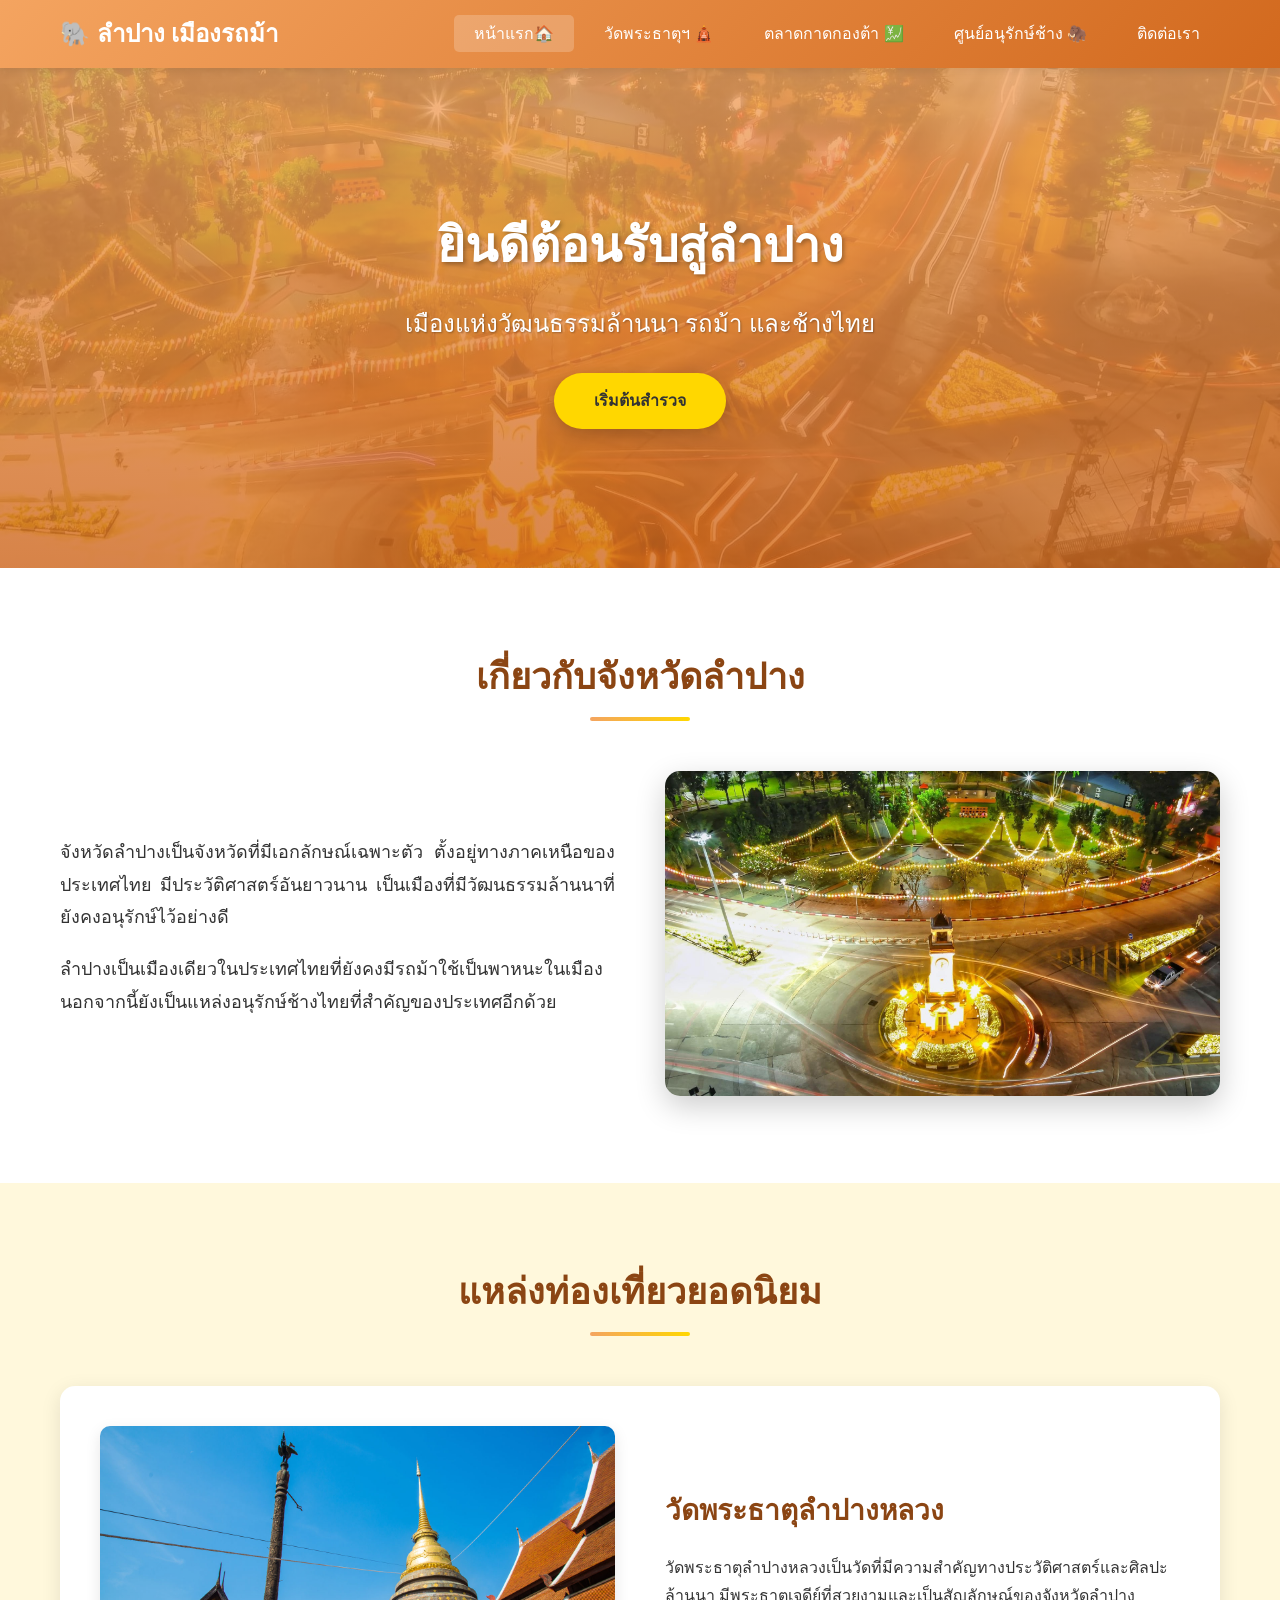
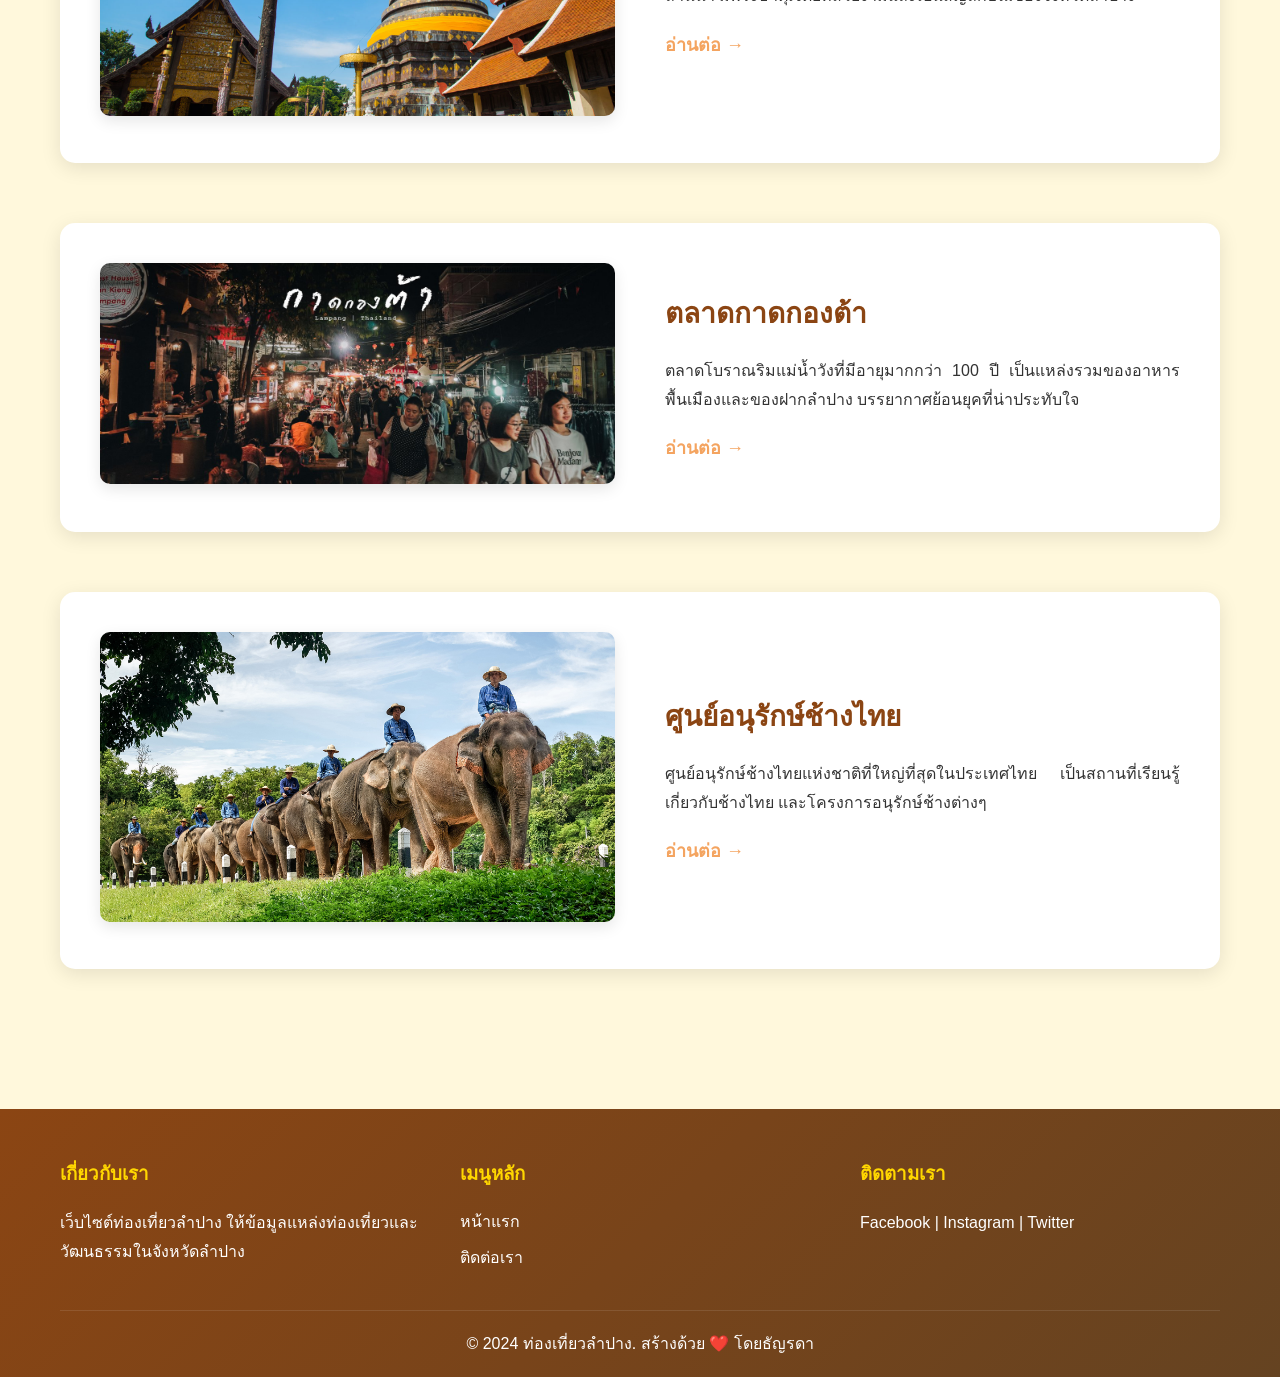
<file: index.html>
<!DOCTYPE html>
<html lang="th">
<head>
    <meta charset="UTF-8">
    <meta name="viewport" content="width=device-width, initial-scale=1.0">
    <title>ท่องเที่ยวลำปาง - เมืองรถม้า</title>
    <link rel="stylesheet" href="styles.css">
</head>
<body>
    <header>
        <div class="container">
            <div class="logo">
                <h1>🐘 ลำปาง เมืองรถม้า</h1>
            </div>
            <nav>
                <ul>
                    <li><a href="index.html" class="active">หน้าแรก🏠</a></li>
                    <li><a href="wat-phra-that.html">วัดพระธาตุฯ 🛕</a></li>
                    <li><a href="kad-kong-ta.html">ตลาดกาดกองต้า 💹</a></li>
                    <li><a href="elephant-center.html">ศูนย์อนุรักษ์ช้าง 🦣</a></li>
                    <li><a href="contact.html">ติดต่อเรา</a></li>
                </ul>
            </nav>
        </div>
    </header>

    <section class="hero">
        <div class="hero-content">
            <h2>ยินดีต้อนรับสู่ลำปาง</h2>
            <p>เมืองแห่งวัฒนธรรมล้านนา รถม้า และช้างไทย</p>
            <a href="#attractions" class="btn">เริ่มต้นสำรวจ</a>
        </div>
    </section>

    <section class="about" id="attractions">
        <div class="container">
            <h2 class="section-title">เกี่ยวกับจังหวัดลำปาง</h2>
            <div class="content-wrapper">
                <div class="content-text">
                    <p>จังหวัดลำปางเป็นจังหวัดที่มีเอกลักษณ์เฉพาะตัว ตั้งอยู่ทางภาคเหนือของประเทศไทย มีประวัติศาสตร์อันยาวนาน เป็นเมืองที่มีวัฒนธรรมล้านนาที่ยังคงอนุรักษ์ไว้อย่างดี</p>
                    <p>ลำปางเป็นเมืองเดียวในประเทศไทยที่ยังคงมีรถม้าใช้เป็นพาหนะในเมือง นอกจากนี้ยังเป็นแหล่งอนุรักษ์ช้างไทยที่สำคัญของประเทศอีกด้วย</p>
                </div>
                <div class="content-image">
                    <img src="images/lampang1.jpg" alt="ลำปาง">
                </div>
            </div>
        </div>
    </section>

    <section class="attractions">
        <div class="container">
            <h2 class="section-title">แหล่งท่องเที่ยวยอดนิยม</h2>

            <div class="attraction-item">
                <div class="attraction-image">
                    <img src="images/Watphrathatlampangluang.jpg" alt="วัดพระธาตุลำปางหลวง">
                </div>
                <div class="attraction-content">
                    <h3>วัดพระธาตุลำปางหลวง</h3>
                    <p>วัดพระธาตุลำปางหลวงเป็นวัดที่มีความสำคัญทางประวัติศาสตร์และศิลปะล้านนา มีพระธาตุเจดีย์ที่สวยงามและเป็นสัญลักษณ์ของจังหวัดลำปาง</p>
                    <a href="wat-phra-that.html" class="btn-link">อ่านต่อ →</a>
                </div>
            </div>

            <div class="attraction-item reverse">
                <div class="attraction-content">
                    <h3>ตลาดกาดกองต้า</h3>
                    <p>ตลาดโบราณริมแม่น้ำวังที่มีอายุมากกว่า 100 ปี เป็นแหล่งรวมของอาหารพื้นเมืองและของฝากลำปาง บรรยากาศย้อนยุคที่น่าประทับใจ</p>
                    <a href="kad-kong-ta.html" class="btn-link">อ่านต่อ →</a>
                </div>
                <div class="attraction-image">
                    <img src="images/coverkongtamarket.jpg" alt="ตลาดกาดกองต้า">
                </div>
            </div>

            <div class="attraction-item">
                <div class="attraction-image">
                    <img src="images/changthai1.jpg" alt="ศูนย์อนุรักษ์ช้างไทย">
                </div>
                <div class="attraction-content">
                    <h3>ศูนย์อนุรักษ์ช้างไทย</h3>
                    <p>ศูนย์อนุรักษ์ช้างไทยแห่งชาติที่ใหญ่ที่สุดในประเทศไทย เป็นสถานที่เรียนรู้เกี่ยวกับช้างไทย และโครงการอนุรักษ์ช้างต่างๆ</p>
                    <a href="elephant-center.html" class="btn-link">อ่านต่อ →</a>
                </div>
            </div>
        </div>
    </section>

    <footer>
        <div class="container">
            <div class="footer-content">
                <div class="footer-section">
                    <h3>เกี่ยวกับเรา</h3>
                    <p>เว็บไซต์ท่องเที่ยวลำปาง ให้ข้อมูลแหล่งท่องเที่ยวและวัฒนธรรมในจังหวัดลำปาง</p>
                </div>
                <div class="footer-section">
                    <h3>เมนูหลัก</h3>
                    <ul>
                        <li><a href="index.html">หน้าแรก</a></li>
                        <li><a href="contact.html">ติดต่อเรา</a></li>
                    </ul>
                </div>
                <div class="footer-section">
                    <h3>ติดตามเรา</h3>
                    <p>Facebook | Instagram | Twitter</p>
                </div>
            </div>
            <div class="footer-bottom">
                <p>&copy; 2024 ท่องเที่ยวลำปาง. สร้างด้วย ❤️ โดยธัญรดา</p>
            </div>
        </div>
    </footer>
</body>
</html>
</file>
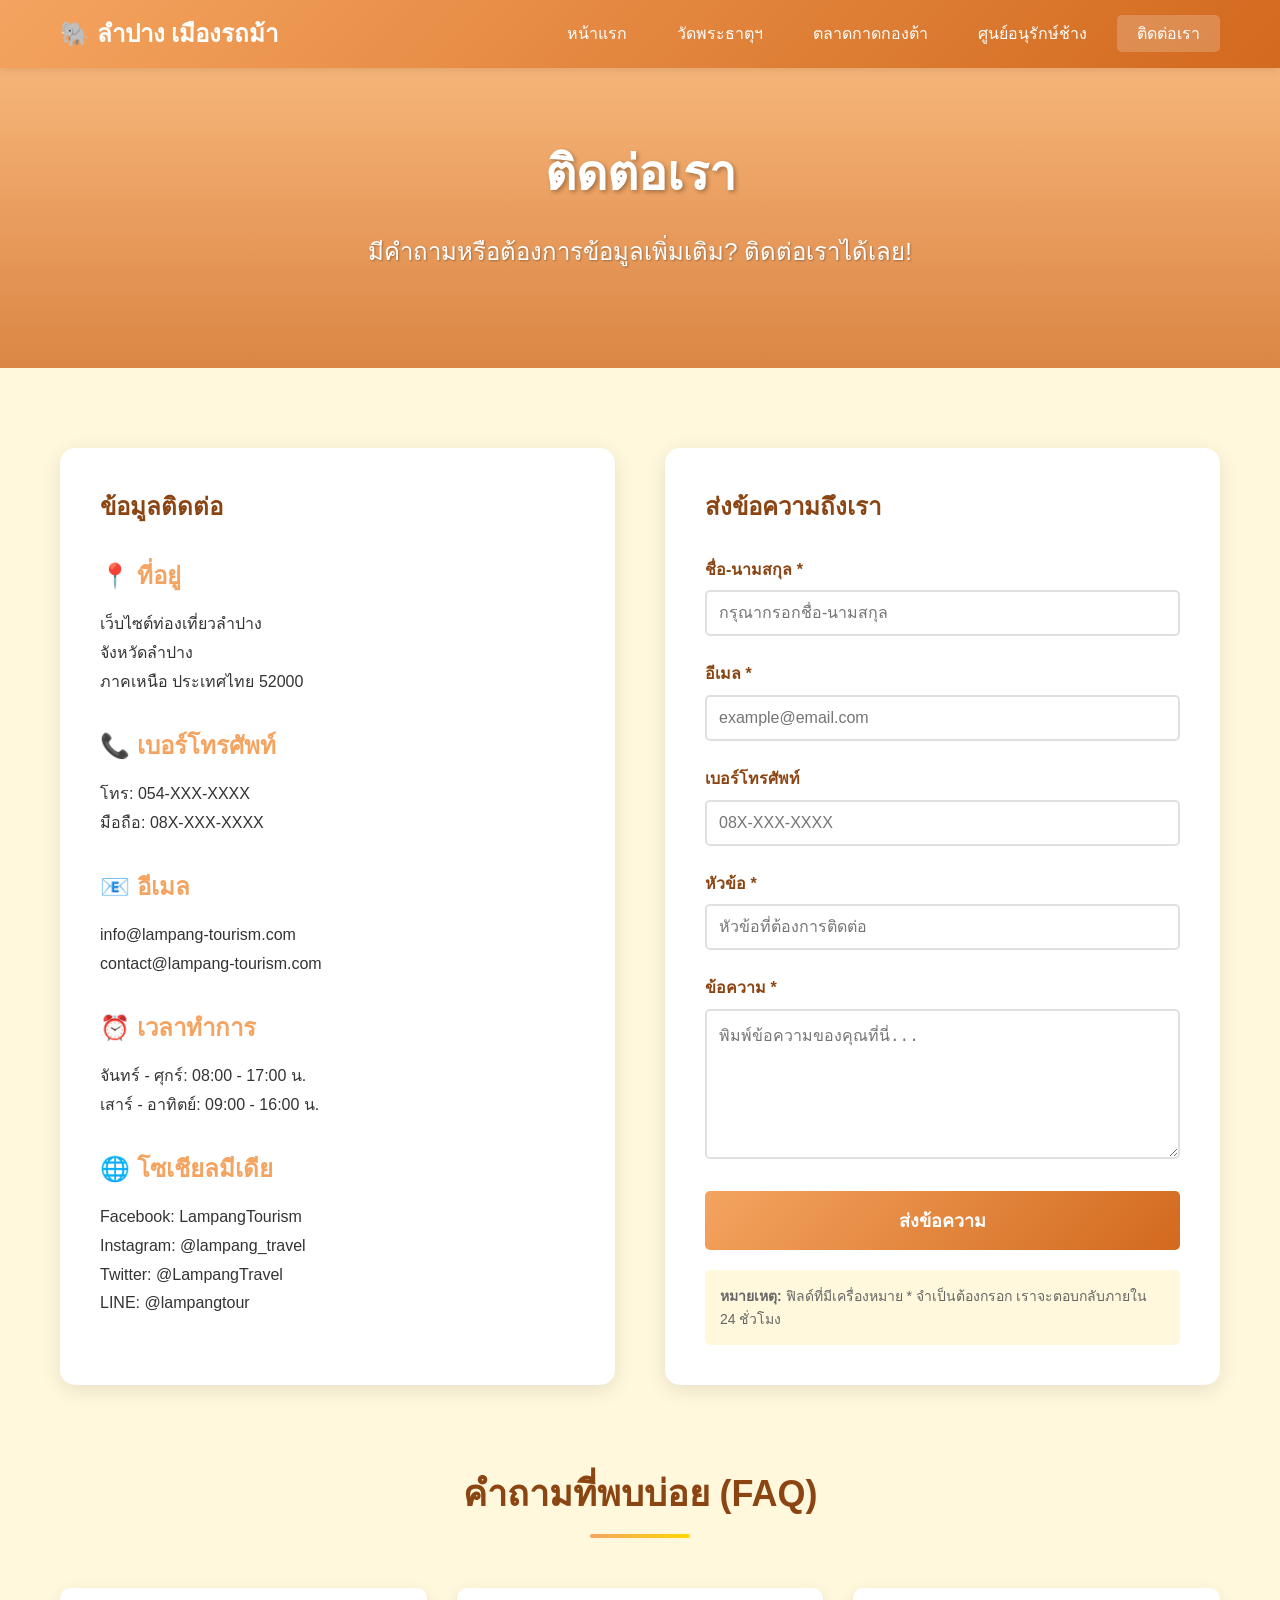
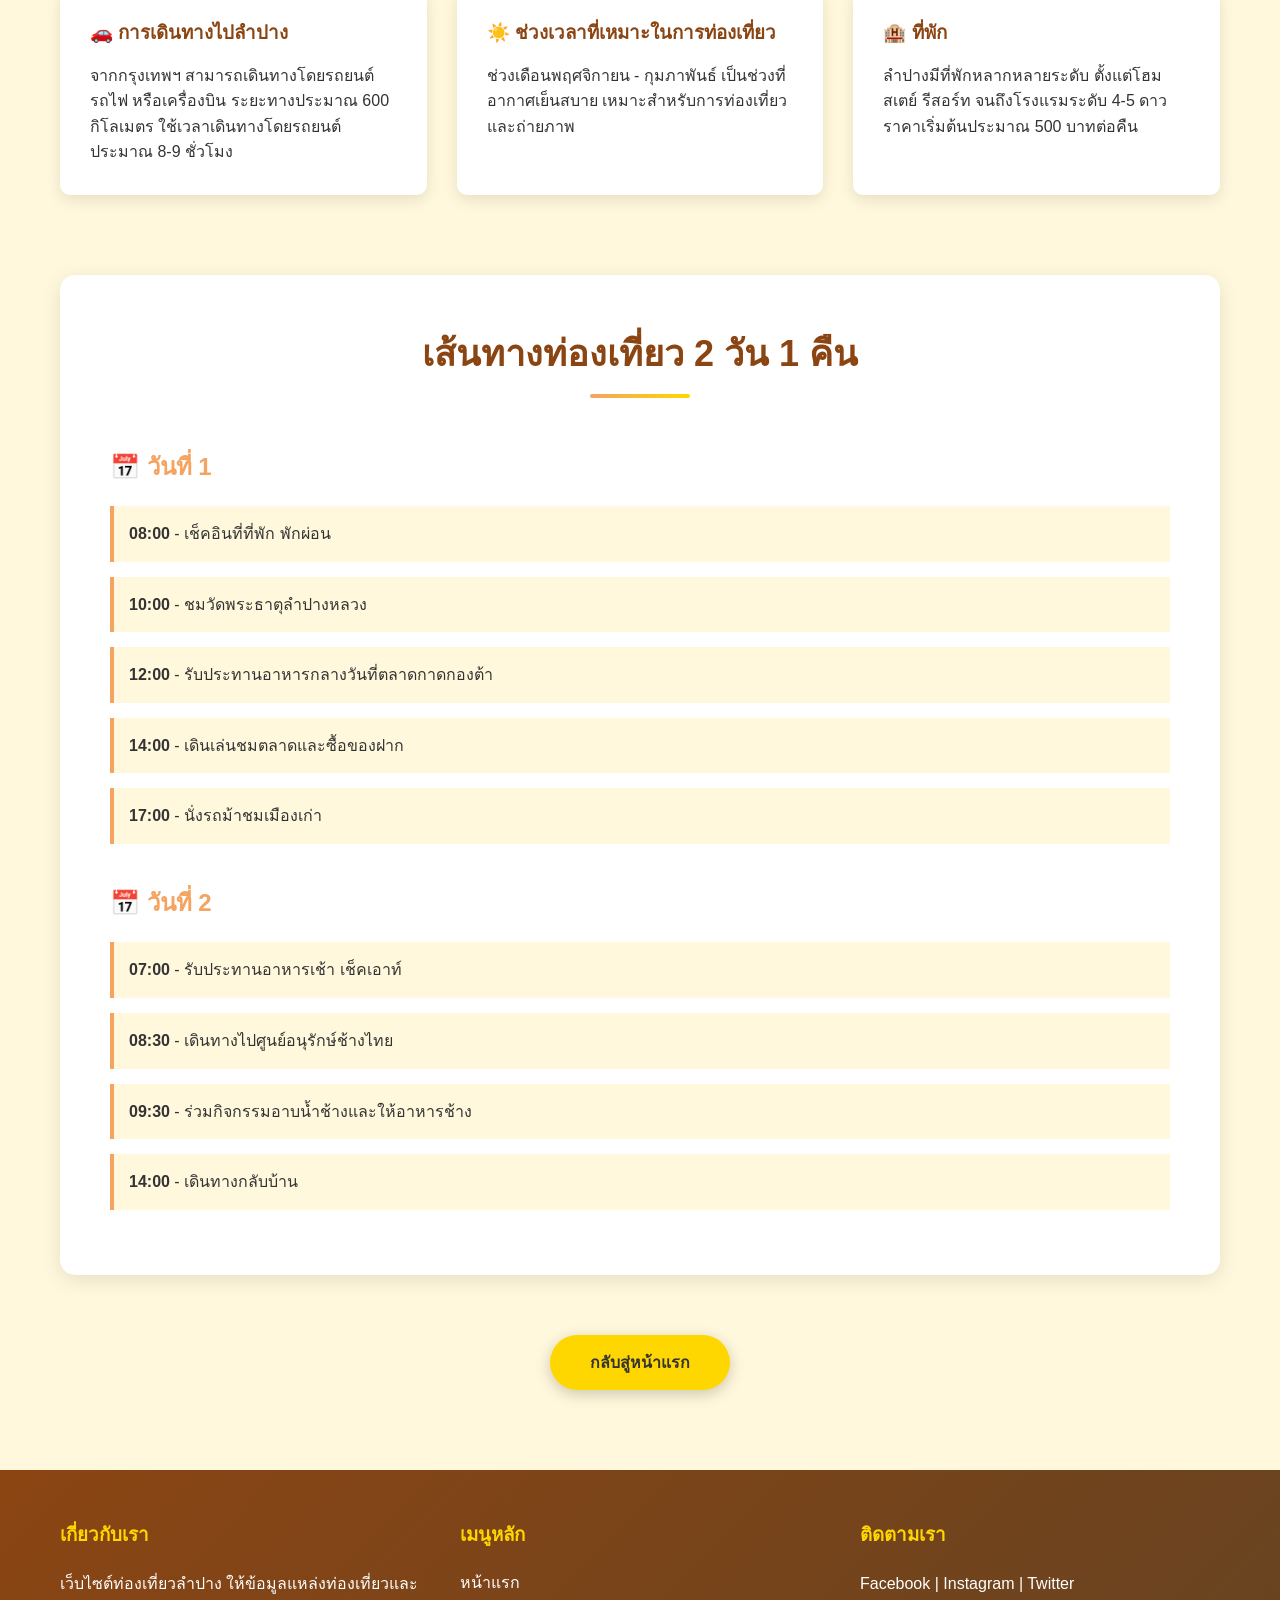
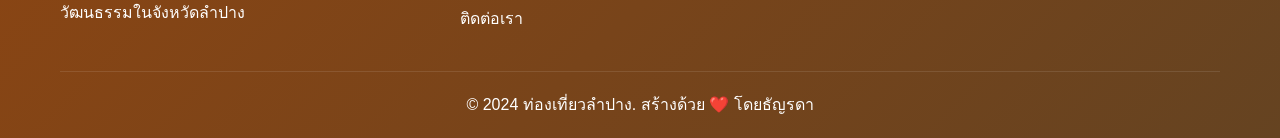
<file: contact.html>
<!DOCTYPE html>
<html lang="th">
<head>
    <meta charset="UTF-8">
    <meta name="viewport" content="width=device-width, initial-scale=1.0">
    <title>ติดต่อเรา - ท่องเที่ยวลำปาง</title>
    <link rel="stylesheet" href="styles.css">
</head>
<body>
    <header>
        <div class="container">
            <div class="logo">
                <h1>🐘 ลำปาง เมืองรถม้า</h1>
            </div>
            <nav>
                <ul>
                    <li><a href="index.html">หน้าแรก</a></li>
                    <li><a href="wat-phra-that.html">วัดพระธาตุฯ </a></li>
                    <li><a href="kad-kong-ta.html">ตลาดกาดกองต้า</a></li>
                    <li><a href="elephant-center.html">ศูนย์อนุรักษ์ช้าง</a></li>
                    <li><a href="contact.html" class="active">ติดต่อเรา</a></li>
                </ul>
            </nav>
        </div>
    </header>

    <section class="hero" style="height: 300px; background-image: linear-gradient(rgba(244, 164, 96, 0.8), rgba(210, 105, 30, 0.8)), url('https://images.unsplash.com/photo-1423666639041-f56000c27a9a?w=1600&h=400&fit=crop');">
        <div class="hero-content">
            <h2>ติดต่อเรา</h2>
            <p>มีคำถามหรือต้องการข้อมูลเพิ่มเติม? ติดต่อเราได้เลย!</p>
        </div>
    </section>

    <section class="contact-section">
        <div class="container">
            <div class="contact-container">
                <div class="contact-info">
                    <h2 style="color: #8B4513; margin-bottom: 30px;">ข้อมูลติดต่อ</h2>
                    
                    <div style="margin-bottom: 30px;">
                        <h3 style="color: #F4A460; margin-bottom: 15px;">📍 ที่อยู่</h3>
                        <p>เว็บไซต์ท่องเที่ยวลำปาง<br>
                        จังหวัดลำปาง<br>
                        ภาคเหนือ ประเทศไทย 52000</p>
                    </div>

                    <div style="margin-bottom: 30px;">
                        <h3 style="color: #F4A460; margin-bottom: 15px;">📞 เบอร์โทรศัพท์</h3>
                        <p>โทร: 054-XXX-XXXX<br>
                        มือถือ: 08X-XXX-XXXX</p>
                    </div>

                    <div style="margin-bottom: 30px;">
                        <h3 style="color: #F4A460; margin-bottom: 15px;">📧 อีเมล</h3>
                        <p>info@lampang-tourism.com<br>
                        contact@lampang-tourism.com</p>
                    </div>

                    <div style="margin-bottom: 30px;">
                        <h3 style="color: #F4A460; margin-bottom: 15px;">⏰ เวลาทำการ</h3>
                        <p>จันทร์ - ศุกร์: 08:00 - 17:00 น.<br>
                        เสาร์ - อาทิตย์: 09:00 - 16:00 น.</p>
                    </div>

                    <div>
                        <h3 style="color: #F4A460; margin-bottom: 15px;">🌐 โซเชียลมีเดีย</h3>
                        <p>Facebook: LampangTourism<br>
                        Instagram: @lampang_travel<br>
                        Twitter: @LampangTravel<br>
                        LINE: @lampangtour</p>
                    </div>
                </div>

                <div class="contact-form">
                    <h2 style="color: #8B4513; margin-bottom: 30px;">ส่งข้อความถึงเรา</h2>
                    <form>
                        <div class="form-group">
                            <label for="name">ชื่อ-นามสกุล *</label>
                            <input type="text" id="name" name="name" required placeholder="กรุณากรอกชื่อ-นามสกุล">
                        </div>

                        <div class="form-group">
                            <label for="email">อีเมล *</label>
                            <input type="email" id="email" name="email" required placeholder="example@email.com">
                        </div>

                        <div class="form-group">
                            <label for="phone">เบอร์โทรศัพท์</label>
                            <input type="tel" id="phone" name="phone" placeholder="08X-XXX-XXXX">
                        </div>

                        <div class="form-group">
                            <label for="subject">หัวข้อ *</label>
                            <input type="text" id="subject" name="subject" required placeholder="หัวข้อที่ต้องการติดต่อ">
                        </div>

                        <div class="form-group">
                            <label for="message">ข้อความ *</label>
                            <textarea id="message" name="message" required placeholder="พิมพ์ข้อความของคุณที่นี่..."></textarea>
                        </div>

                        <button type="submit" class="submit-btn">ส่งข้อความ</button>
                    </form>

                    <div style="margin-top: 20px; padding: 15px; background-color: #FFF8DC; border-radius: 5px;">
                        <p style="font-size: 14px; color: #666; margin: 0;">
                            <strong>หมายเหตุ:</strong> ฟิลด์ที่มีเครื่องหมาย * จำเป็นต้องกรอก เราจะตอบกลับภายใน 24 ชั่วโมง
                        </p>
                    </div>
                </div>
            </div>

            <div style="margin-top: 80px;">
                <h2 class="section-title">คำถามที่พบบ่อย (FAQ)</h2>
                <div style="display: grid; grid-template-columns: repeat(auto-fit, minmax(300px, 1fr)); gap: 30px;">
                    <div style="background-color: white; padding: 30px; border-radius: 10px; box-shadow: 0 5px 15px rgba(0,0,0,0.1);">
                        <h3 style="color: #8B4513; margin-bottom: 15px;">🚗 การเดินทางไปลำปาง</h3>
                        <p>จากกรุงเทพฯ สามารถเดินทางโดยรถยนต์ รถไฟ หรือเครื่องบิน ระยะทางประมาณ 600 กิโลเมตร ใช้เวลาเดินทางโดยรถยนต์ประมาณ 8-9 ชั่วโมง</p>
                    </div>
                    <div style="background-color: white; padding: 30px; border-radius: 10px; box-shadow: 0 5px 15px rgba(0,0,0,0.1);">
                        <h3 style="color: #8B4513; margin-bottom: 15px;">☀️ ช่วงเวลาที่เหมาะในการท่องเที่ยว</h3>
                        <p>ช่วงเดือนพฤศจิกายน - กุมภาพันธ์ เป็นช่วงที่อากาศเย็นสบาย เหมาะสำหรับการท่องเที่ยวและถ่ายภาพ</p>
                    </div>
                    <div style="background-color: white; padding: 30px; border-radius: 10px; box-shadow: 0 5px 15px rgba(0,0,0,0.1);">
                        <h3 style="color: #8B4513; margin-bottom: 15px;">🏨 ที่พัก</h3>
                        <p>ลำปางมีที่พักหลากหลายระดับ ตั้งแต่โฮมสเตย์ รีสอร์ท จนถึงโรงแรมระดับ 4-5 ดาว ราคาเริ่มต้นประมาณ 500 บาทต่อคืน</p>
                    </div>
                </div>
            </div>

            <div style="margin-top: 80px; background-color: white; padding: 50px; border-radius: 15px; box-shadow: 0 5px 20px rgba(0,0,0,0.1);">
                <h2 class="section-title">เส้นทางท่องเที่ยว 2 วัน 1 คืน</h2>
                <div style="margin-bottom: 40px;">
                    <h3 style="color: #F4A460; margin-bottom: 20px; font-size: 24px;">📅 วันที่ 1</h3>
                    <ul style="list-style: none; padding-left: 0;">
                        <li style="padding: 15px; border-left: 4px solid #F4A460; margin-bottom: 15px; background-color: #FFF8DC;"><strong>08:00</strong> - เช็คอินที่ที่พัก พักผ่อน</li>
                        <li style="padding: 15px; border-left: 4px solid #F4A460; margin-bottom: 15px; background-color: #FFF8DC;"><strong>10:00</strong> - ชมวัดพระธาตุลำปางหลวง</li>
                        <li style="padding: 15px; border-left: 4px solid #F4A460; margin-bottom: 15px; background-color: #FFF8DC;"><strong>12:00</strong> - รับประทานอาหารกลางวันที่ตลาดกาดกองต้า</li>
                        <li style="padding: 15px; border-left: 4px solid #F4A460; margin-bottom: 15px; background-color: #FFF8DC;"><strong>14:00</strong> - เดินเล่นชมตลาดและซื้อของฝาก</li>
                        <li style="padding: 15px; border-left: 4px solid #F4A460; margin-bottom: 15px; background-color: #FFF8DC;"><strong>17:00</strong> - นั่งรถม้าชมเมืองเก่า</li>
                    </ul>
                </div>
                <div>
                    <h3 style="color: #F4A460; margin-bottom: 20px; font-size: 24px;">📅 วันที่ 2</h3>
                    <ul style="list-style: none; padding-left: 0;">
                        <li style="padding: 15px; border-left: 4px solid #F4A460; margin-bottom: 15px; background-color: #FFF8DC;"><strong>07:00</strong> - รับประทานอาหารเช้า เช็คเอาท์</li>
                        <li style="padding: 15px; border-left: 4px solid #F4A460; margin-bottom: 15px; background-color: #FFF8DC;"><strong>08:30</strong> - เดินทางไปศูนย์อนุรักษ์ช้างไทย</li>
                        <li style="padding: 15px; border-left: 4px solid #F4A460; margin-bottom: 15px; background-color: #FFF8DC;"><strong>09:30</strong> - ร่วมกิจกรรมอาบน้ำช้างและให้อาหารช้าง</li>
                        <li style="padding: 15px; border-left: 4px solid #F4A460; margin-bottom: 15px; background-color: #FFF8DC;"><strong>14:00</strong> - เดินทางกลับบ้าน</li>
                    </ul>
                </div>
            </div>

            <div style="margin-top: 60px; text-align: center;">
                <a href="index.html" class="btn">กลับสู่หน้าแรก</a>
            </div>
        </div>
    </section>

    <footer>
        <div class="container">
            <div class="footer-content">
                <div class="footer-section">
                    <h3>เกี่ยวกับเรา</h3>
                    <p>เว็บไซต์ท่องเที่ยวลำปาง ให้ข้อมูลแหล่งท่องเที่ยวและวัฒนธรรมในจังหวัดลำปาง</p>
                </div>
                <div class="footer-section">
                    <h3>เมนูหลัก</h3>
                    <ul>
                        <li><a href="index.html">หน้าแรก</a></li>
                        <li><a href="contact.html">ติดต่อเรา</a></li>
                    </ul>
                </div>
                <div class="footer-section">
                    <h3>ติดตามเรา</h3>
                    <p>Facebook | Instagram | Twitter</p>
                </div>
            </div>
            <div class="footer-bottom">
                <p>&copy; 2024 ท่องเที่ยวลำปาง. สร้างด้วย ❤️ โดยธัญรดา</p>
            </div>
        </div>
    </footer>
</body>
</html>
</file>
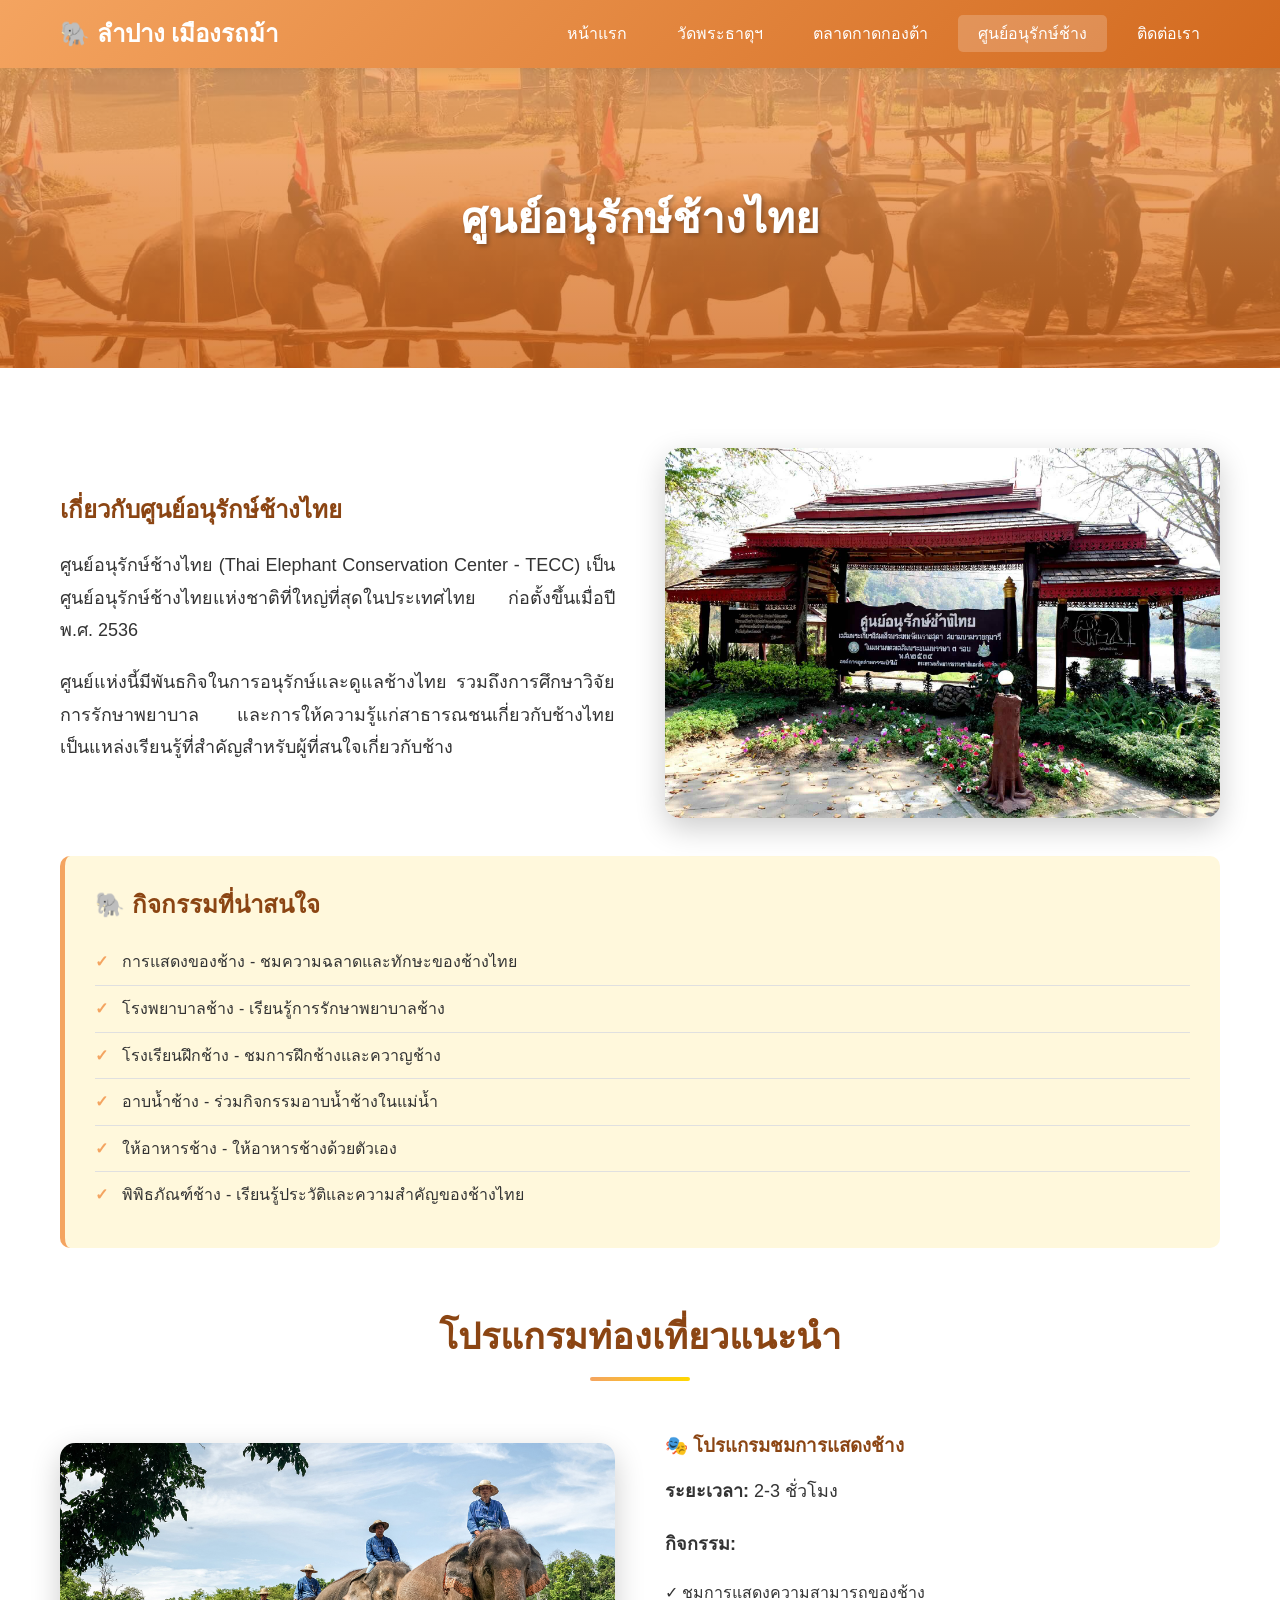
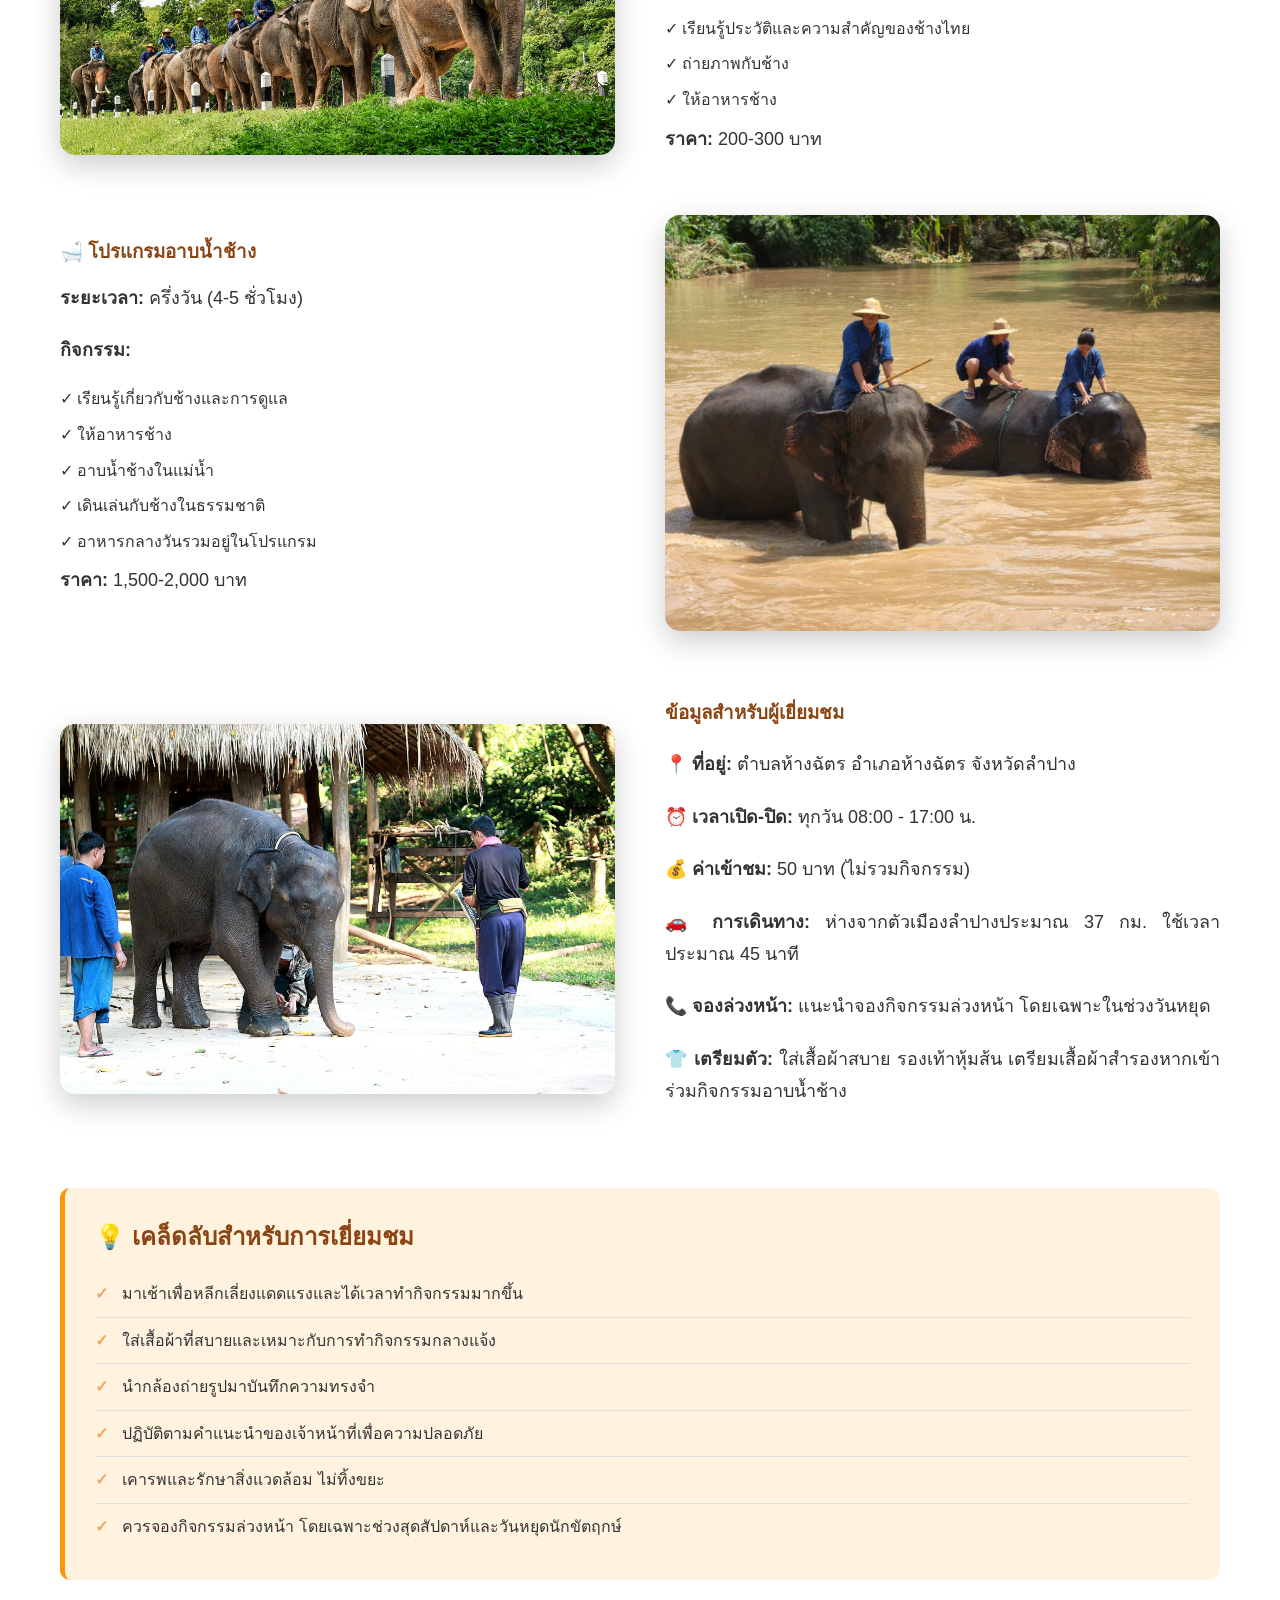
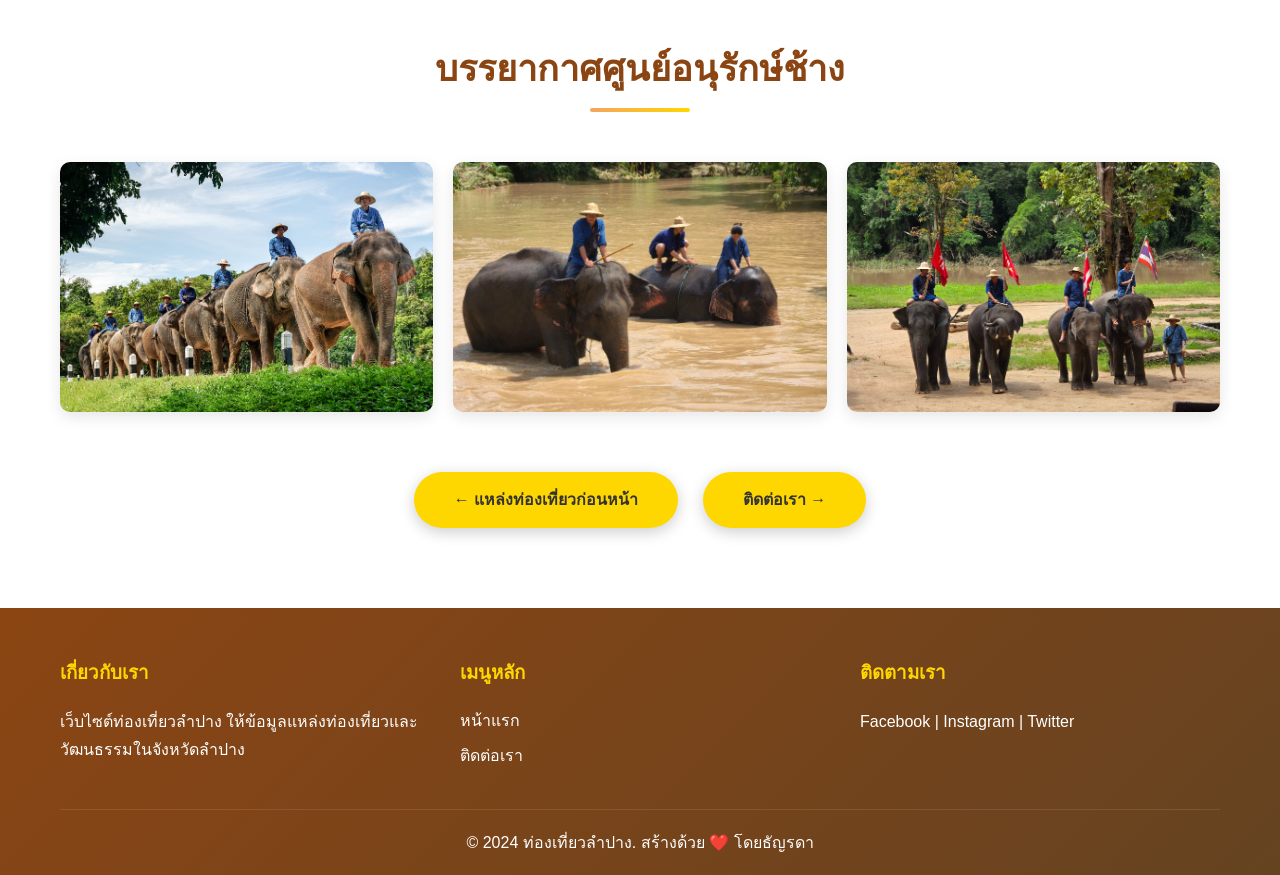
<file: elephant-center.html>
<!DOCTYPE html>
<html lang="th">
<head>
    <meta charset="UTF-8">
    <meta name="viewport" content="width=device-width, initial-scale=1.0">
    <title>ศูนย์อนุรักษ์ช้างไทย - ท่องเที่ยวลำปาง</title>
    <link rel="stylesheet" href="styles.css">
</head>
<body>
    <header>
        <div class="container">
            <div class="logo">
                <h1>🐘 ลำปาง เมืองรถม้า</h1>
            </div>
            <nav>
                <ul>
                    <li><a href="index.html">หน้าแรก</a></li>
                    <li><a href="wat-phra-that.html">วัดพระธาตุฯ </a></li>
                    <li><a href="kad-kong-ta.html">ตลาดกาดกองต้า</a></li>
                    <li><a href="elephant-center.html" class="active">ศูนย์อนุรักษ์ช้าง</a></li>
                    <li><a href="contact.html">ติดต่อเรา</a></li>
                </ul>
            </nav>
        </div>
    </header>

    <section class="detail-hero" style="background-image: linear-gradient(rgba(244, 164, 96, 0.8), rgba(210, 105, 30, 0.8)), url('images/changthai0.jpeg');">
        <h2>ศูนย์อนุรักษ์ช้างไทย</h2>
    </section>

    <section class="detail-content">
        <div class="container">
            <div class="content-wrapper">
                <div class="content-text">
                    <h2 style="color: #8B4513; margin-bottom: 20px;">เกี่ยวกับศูนย์อนุรักษ์ช้างไทย</h2>
                    <p>ศูนย์อนุรักษ์ช้างไทย (Thai Elephant Conservation Center - TECC) เป็นศูนย์อนุรักษ์ช้างไทยแห่งชาติที่ใหญ่ที่สุดในประเทศไทย ก่อตั้งขึ้นเมื่อปี พ.ศ. 2536</p>
                    <p>ศูนย์แห่งนี้มีพันธกิจในการอนุรักษ์และดูแลช้างไทย รวมถึงการศึกษาวิจัย การรักษาพยาบาล และการให้ความรู้แก่สาธารณชนเกี่ยวกับช้างไทย เป็นแหล่งเรียนรู้ที่สำคัญสำหรับผู้ที่สนใจเกี่ยวกับช้าง</p>
                </div>
                <div class="content-image">
                    <img src="images/changthai01.jpeg" alt="ศูนย์อนุรักษ์ช้างไทย">
                </div>
            </div>

            <div class="info-box">
                <h3>🐘 กิจกรรมที่น่าสนใจ</h3>
                <ul>
                    <li>การแสดงของช้าง - ชมความฉลาดและทักษะของช้างไทย</li>
                    <li>โรงพยาบาลช้าง - เรียนรู้การรักษาพยาบาลช้าง</li>
                    <li>โรงเรียนฝึกช้าง - ชมการฝึกช้างและควาญช้าง</li>
                    <li>อาบน้ำช้าง - ร่วมกิจกรรมอาบน้ำช้างในแม่น้ำ</li>
                    <li>ให้อาหารช้าง - ให้อาหารช้างด้วยตัวเอง</li>
                    <li>พิพิธภัณฑ์ช้าง - เรียนรู้ประวัติและความสำคัญของช้างไทย</li>
                </ul>
            </div>

            <div style="margin-top: 60px;">
                <h2 class="section-title">โปรแกรมท่องเที่ยวแนะนำ</h2>

                <div class="content-wrapper" style="margin-bottom: 40px;">
                    <div class="content-image">
                        <img src="images/changthai1.jpg" alt="การแสดงช้าง">
                    </div>
                    <div class="content-text">
                        <h3 style="color: #8B4513; margin-bottom: 15px;">🎭 โปรแกรมชมการแสดงช้าง</h3>
                        <p><strong>ระยะเวลา:</strong> 2-3 ชั่วโมง</p>
                        <p><strong>กิจกรรม:</strong></p>
                        <ul style="list-style: none; padding-left: 0;">
                            <li style="margin-bottom: 10px;">✓ ชมการแสดงความสามารถของช้าง</li>
                            <li style="margin-bottom: 10px;">✓ เรียนรู้ประวัติและความสำคัญของช้างไทย</li>
                            <li style="margin-bottom: 10px;">✓ ถ่ายภาพกับช้าง</li>
                            <li style="margin-bottom: 10px;">✓ ให้อาหารช้าง</li>
                        </ul>
                        <p><strong>ราคา:</strong> 200-300 บาท</p>
                    </div>
                </div>

                <div class="content-wrapper">
                    <div class="content-text">
                        <h3 style="color: #8B4513; margin-bottom: 15px;">🛁 โปรแกรมอาบน้ำช้าง</h3>
                        <p><strong>ระยะเวลา:</strong> ครึ่งวัน (4-5 ชั่วโมง)</p>
                        <p><strong>กิจกรรม:</strong></p>
                        <ul style="list-style: none; padding-left: 0;">
                            <li style="margin-bottom: 10px;">✓ เรียนรู้เกี่ยวกับช้างและการดูแล</li>
                            <li style="margin-bottom: 10px;">✓ ให้อาหารช้าง</li>
                            <li style="margin-bottom: 10px;">✓ อาบน้ำช้างในแม่น้ำ</li>
                            <li style="margin-bottom: 10px;">✓ เดินเล่นกับช้างในธรรมชาติ</li>
                            <li style="margin-bottom: 10px;">✓ อาหารกลางวันรวมอยู่ในโปรแกรม</li>
                        </ul>
                        <p><strong>ราคา:</strong> 1,500-2,000 บาท</p>
                    </div>
                    <div class="content-image">
                        <img src="images/changthai2.jpg" alt="อาบน้ำช้าง">
                    </div>
                </div>
            </div>

            <div class="content-wrapper" style="margin-top: 60px;">
                <div class="content-image">
                    <img src="images/changthai6.jpg" alt="ช้างน้อย">
                </div>
                <div class="content-text">
                    <h3 style="color: #8B4513; margin-bottom: 20px;">ข้อมูลสำหรับผู้เยี่ยมชม</h3>
                    <p><strong>📍 ที่อยู่:</strong> ตำบลห้างฉัตร อำเภอห้างฉัตร จังหวัดลำปาง</p>
                    <p><strong>⏰ เวลาเปิด-ปิด:</strong> ทุกวัน 08:00 - 17:00 น.</p>
                    <p><strong>💰 ค่าเข้าชม:</strong> 50 บาท (ไม่รวมกิจกรรม)</p>
                    <p><strong>🚗 การเดินทาง:</strong> ห่างจากตัวเมืองลำปางประมาณ 37 กม. ใช้เวลาประมาณ 45 นาที</p>
                    <p><strong>📞 จองล่วงหน้า:</strong> แนะนำจองกิจกรรมล่วงหน้า โดยเฉพาะในช่วงวันหยุด</p>
                    <p><strong>👕 เตรียมตัว:</strong> ใส่เสื้อผ้าสบาย รองเท้าหุ้มส้น เตรียมเสื้อผ้าสำรองหากเข้าร่วมกิจกรรมอาบน้ำช้าง</p>
                </div>
            </div>

            <div class="info-box" style="margin-top: 60px; background-color: #FFF3E0; border-left-color: #FF9800;">
                <h3>💡 เคล็ดลับสำหรับการเยี่ยมชม</h3>
                <ul>
                    <li>มาเช้าเพื่อหลีกเลี่ยงแดดแรงและได้เวลาทำกิจกรรมมากขึ้น</li>
                    <li>ใส่เสื้อผ้าที่สบายและเหมาะกับการทำกิจกรรมกลางแจ้ง</li>
                    <li>นำกล้องถ่ายรูปมาบันทึกความทรงจำ</li>
                    <li>ปฏิบัติตามคำแนะนำของเจ้าหน้าที่เพื่อความปลอดภัย</li>
                    <li>เคารพและรักษาสิ่งแวดล้อม ไม่ทิ้งขยะ</li>
                    <li>ควรจองกิจกรรมล่วงหน้า โดยเฉพาะช่วงสุดสัปดาห์และวันหยุดนักขัตฤกษ์</li>
                </ul>
            </div>

            <div style="margin-top: 60px;">
                <h2 class="section-title">บรรยากาศศูนย์อนุรักษ์ช้าง</h2>
                <div class="gallery">
                    <img src="images/changthai1.jpg" alt="ช้าง 1">
                    <img src="images/changthai2.jpg" alt="ช้าง 2">
                    <img src="images/changthai3.jpg" alt="ช้าง 3">
                </div>
            </div>

            <div style="margin-top: 60px; text-align: center;">
                <a href="kad-kong-ta.html" class="btn" style="margin-right: 20px;">← แหล่งท่องเที่ยวก่อนหน้า</a>
                <a href="contact.html" class="btn">ติดต่อเรา →</a>
            </div>
        </div>
    </section>

    <footer>
        <div class="container">
            <div class="footer-content">
                <div class="footer-section">
                    <h3>เกี่ยวกับเรา</h3>
                    <p>เว็บไซต์ท่องเที่ยวลำปาง ให้ข้อมูลแหล่งท่องเที่ยวและวัฒนธรรมในจังหวัดลำปาง</p>
                </div>
                <div class="footer-section">
                    <h3>เมนูหลัก</h3>
                    <ul>
                        <li><a href="index.html">หน้าแรก</a></li>
                        <li><a href="contact.html">ติดต่อเรา</a></li>
                    </ul>
                </div>
                <div class="footer-section">
                    <h3>ติดตามเรา</h3>
                    <p>Facebook | Instagram | Twitter</p>
                </div>
            </div>
            <div class="footer-bottom">
                <p>&copy; 2024 ท่องเที่ยวลำปาง. สร้างด้วย ❤️ โดยธัญรดา</p>
            </div>
        </div>
    </footer>
</body>
</html>
</file>
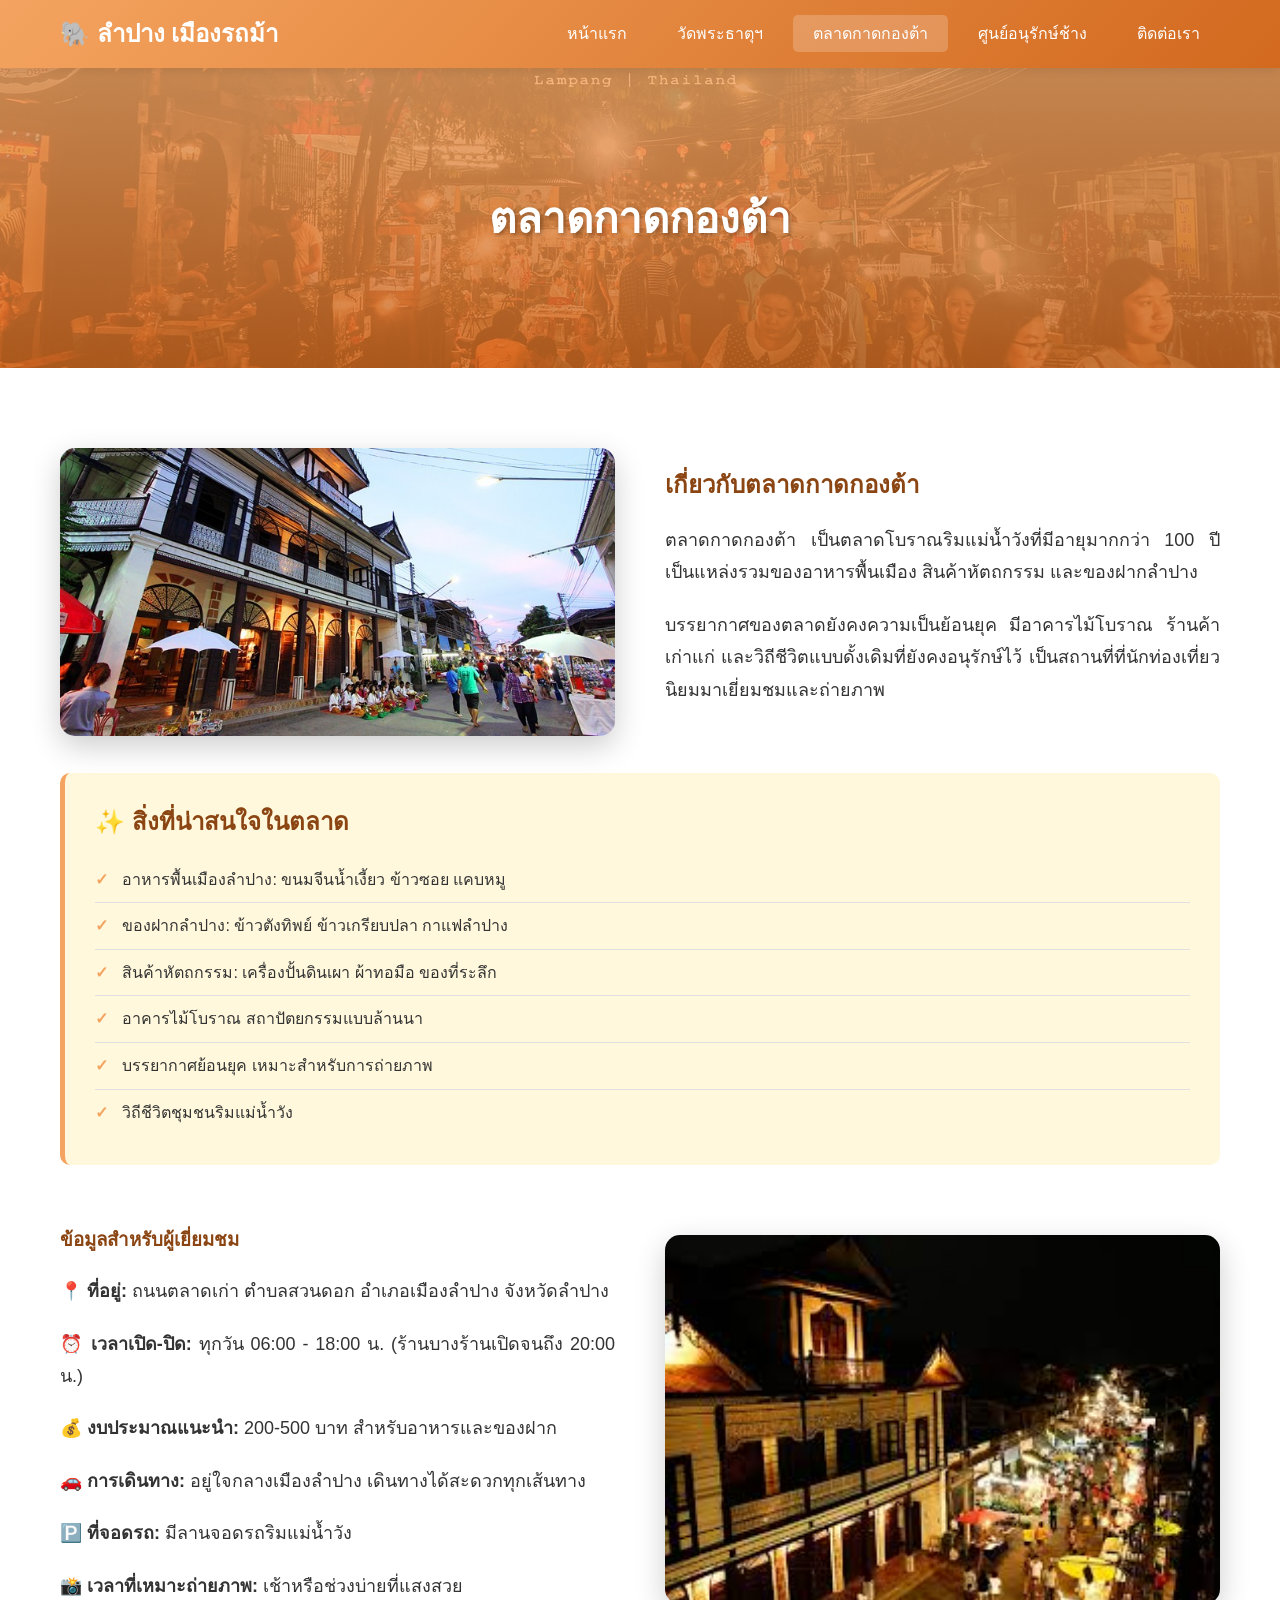
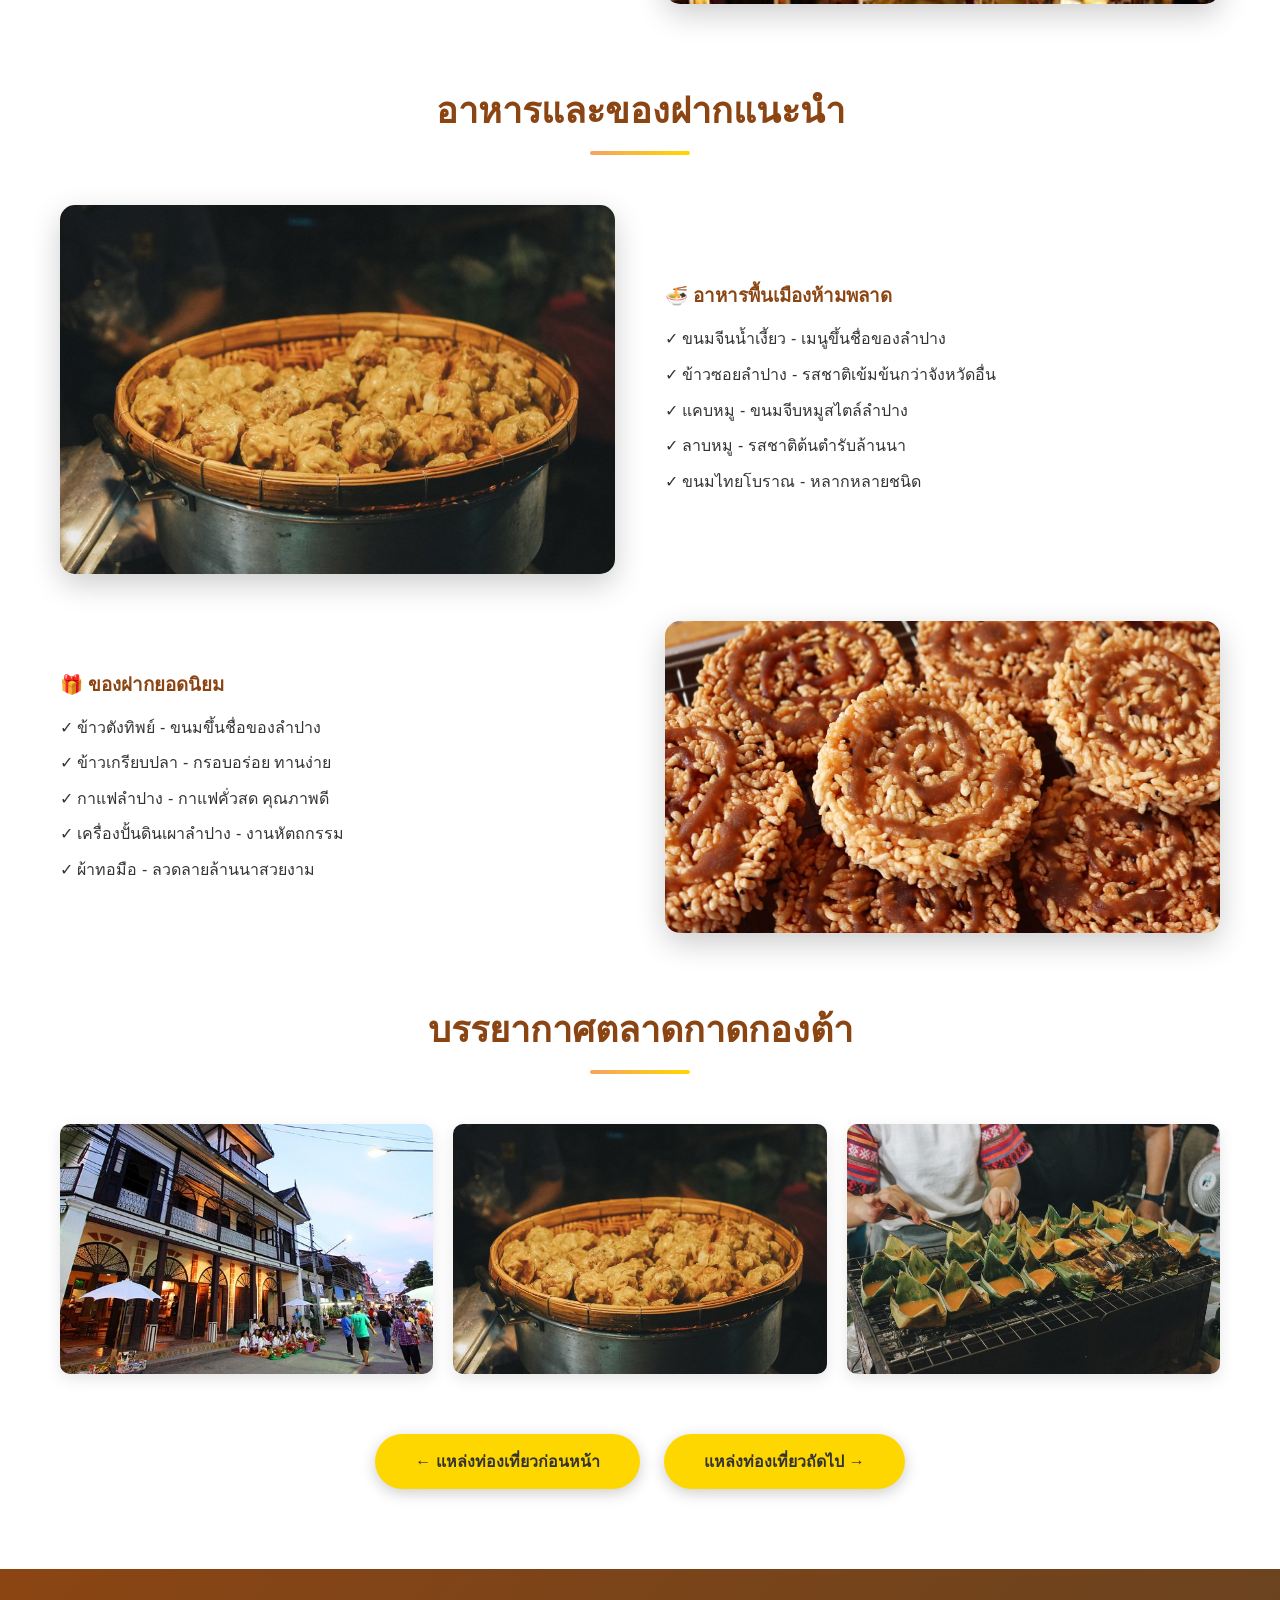
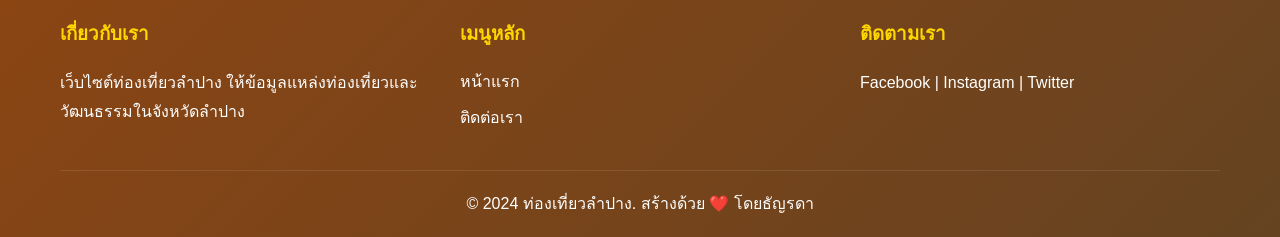
<file: kad-kong-ta.html>
<!DOCTYPE html>
<html lang="th">
<head>
    <meta charset="UTF-8">
    <meta name="viewport" content="width=device-width, initial-scale=1.0">
    <title>ตลาดกาดกองต้า - ท่องเที่ยวลำปาง</title>
    <link rel="stylesheet" href="styles.css">
</head>
<body>
    <header>
        <div class="container">
            <div class="logo">
                <h1>🐘 ลำปาง เมืองรถม้า</h1>
            </div>
            <nav>
                <ul>
                    <li><a href="index.html">หน้าแรก</a></li>
                    <li><a href="wat-phra-that.html">วัดพระธาตุฯ </a></li>
                    <li><a href="kad-kong-ta.html" class="active">ตลาดกาดกองต้า</a></li>
                    <li><a href="elephant-center.html">ศูนย์อนุรักษ์ช้าง</a></li>
                    <li><a href="contact.html">ติดต่อเรา</a></li>
                </ul>
            </nav>
        </div>
    </header>

    <section class="detail-hero" style="background-image: linear-gradient(rgba(244, 164, 96, 0.8), rgba(210, 105, 30, 0.8)), url('images/coverkongtamarket.jpg');">
        <h2>ตลาดกาดกองต้า</h2>
    </section>

    <section class="detail-content">
        <div class="container">
            <div class="content-wrapper">
                <div class="content-image">
                    <img src="images/kongtamarket1.jpg" alt="ตลาดกาดกองต้า">
                </div>
                <div class="content-text">
                    <h2 style="color: #8B4513; margin-bottom: 20px;">เกี่ยวกับตลาดกาดกองต้า</h2>
                    <p>ตลาดกาดกองต้า เป็นตลาดโบราณริมแม่น้ำวังที่มีอายุมากกว่า 100 ปี เป็นแหล่งรวมของอาหารพื้นเมือง สินค้าหัตถกรรม และของฝากลำปาง</p>
                    <p>บรรยากาศของตลาดยังคงความเป็นย้อนยุค มีอาคารไม้โบราณ ร้านค้าเก่าแก่ และวิถีชีวิตแบบดั้งเดิมที่ยังคงอนุรักษ์ไว้ เป็นสถานที่ที่นักท่องเที่ยวนิยมมาเยี่ยมชมและถ่ายภาพ</p>
                </div>
            </div>

            <div class="info-box">
                <h3>✨ สิ่งที่น่าสนใจในตลาด</h3>
                <ul>
                    <li>อาหารพื้นเมืองลำปาง: ขนมจีนน้ำเงี้ยว ข้าวซอย แคบหมู</li>
                    <li>ของฝากลำปาง: ข้าวตังทิพย์ ข้าวเกรียบปลา กาแฟลำปาง</li>
                    <li>สินค้าหัตถกรรม: เครื่องปั้นดินเผา ผ้าทอมือ ของที่ระลึก</li>
                    <li>อาคารไม้โบราณ สถาปัตยกรรมแบบล้านนา</li>
                    <li>บรรยากาศย้อนยุค เหมาะสำหรับการถ่ายภาพ</li>
                    <li>วิถีชีวิตชุมชนริมแม่น้ำวัง</li>
                </ul>
            </div>

            <div class="content-wrapper" style="margin-top: 60px;">
                <div class="content-text">
                    <h3 style="color: #8B4513; margin-bottom: 20px;">ข้อมูลสำหรับผู้เยี่ยมชม</h3>
                    <p><strong>📍 ที่อยู่:</strong> ถนนตลาดเก่า ตำบลสวนดอก อำเภอเมืองลำปาง จังหวัดลำปาง</p>
                    <p><strong>⏰ เวลาเปิด-ปิด:</strong> ทุกวัน 06:00 - 18:00 น. (ร้านบางร้านเปิดจนถึง 20:00 น.)</p>
                    <p><strong>💰 งบประมาณแนะนำ:</strong> 200-500 บาท สำหรับอาหารและของฝาก</p>
                    <p><strong>🚗 การเดินทาง:</strong> อยู่ใจกลางเมืองลำปาง เดินทางได้สะดวกทุกเส้นทาง</p>
                    <p><strong>🅿️ ที่จอดรถ:</strong> มีลานจอดรถริมแม่น้ำวัง</p>
                    <p><strong>📸 เวลาที่เหมาะถ่ายภาพ:</strong> เช้าหรือช่วงบ่ายที่แสงสวย</p>
                </div>
                <div class="content-image">
                    <img src="images/kongtamarket3.jpg" alt="บรรยากาศตลาด">
                </div>
            </div>

            <div style="margin-top: 60px;">
                <h2 class="section-title">อาหารและของฝากแนะนำ</h2>
                <div class="content-wrapper" style="margin-bottom: 40px;">
                    <div class="content-image">
                        <img src="images/kongtamarket6.jpg" alt="อาหารพื้นเมือง">
                    </div>
                    <div class="content-text">
                        <h3 style="color: #8B4513; margin-bottom: 15px;">🍜 อาหารพื้นเมืองห้ามพลาด</h3>
                        <ul style="list-style: none; padding-left: 0;">
                            <li style="margin-bottom: 10px;">✓ ขนมจีนน้ำเงี้ยว - เมนูขึ้นชื่อของลำปาง</li>
                            <li style="margin-bottom: 10px;">✓ ข้าวซอยลำปาง - รสชาติเข้มข้นกว่าจังหวัดอื่น</li>
                            <li style="margin-bottom: 10px;">✓ แคบหมู - ขนมจีบหมูสไตล์ลำปาง</li>
                            <li style="margin-bottom: 10px;">✓ ลาบหมู - รสชาติต้นตำรับล้านนา</li>
                            <li style="margin-bottom: 10px;">✓ ขนมไทยโบราณ - หลากหลายชนิด</li>
                        </ul>
                    </div>
                </div>

                <div class="content-wrapper">
                    <div class="content-text">
                        <h3 style="color: #8B4513; margin-bottom: 15px;">🎁 ของฝากยอดนิยม</h3>
                        <ul style="list-style: none; padding-left: 0;">
                            <li style="margin-bottom: 10px;">✓ ข้าวตังทิพย์ - ขนมขึ้นชื่อของลำปาง</li>
                            <li style="margin-bottom: 10px;">✓ ข้าวเกรียบปลา - กรอบอร่อย ทานง่าย</li>
                            <li style="margin-bottom: 10px;">✓ กาแฟลำปาง - กาแฟคั่วสด คุณภาพดี</li>
                            <li style="margin-bottom: 10px;">✓ เครื่องปั้นดินเผาลำปาง - งานหัตถกรรม</li>
                            <li style="margin-bottom: 10px;">✓ ผ้าทอมือ - ลวดลายล้านนาสวยงาม</li>
                        </ul>
                    </div>
                    <div class="content-image">
                        <img src="images/kong0.jpg" alt="ของฝาก">
                    </div>
                </div>
            </div>

            <div style="margin-top: 60px;">
                <h2 class="section-title">บรรยากาศตลาดกาดกองต้า</h2>
                <div class="gallery">
                    <img src="images/kongtamarket1.jpg" alt="ตลาด 1">
                    <img src="images/kongtamarket6.jpg" alt="ตลาด 2">
                    <img src="images/kongtamarket7.jpg" alt="อาหาร">
                </div>
            </div>

            <div style="margin-top: 60px; text-align: center;">
                <a href="wat-phra-that.html" class="btn" style="margin-right: 20px;">← แหล่งท่องเที่ยวก่อนหน้า</a>
                <a href="elephant-center.html" class="btn">แหล่งท่องเที่ยวถัดไป →</a>
            </div>
        </div>
    </section>

    <footer>
        <div class="container">
            <div class="footer-content">
                <div class="footer-section">
                    <h3>เกี่ยวกับเรา</h3>
                    <p>เว็บไซต์ท่องเที่ยวลำปาง ให้ข้อมูลแหล่งท่องเที่ยวและวัฒนธรรมในจังหวัดลำปาง</p>
                </div>
                <div class="footer-section">
                    <h3>เมนูหลัก</h3>
                    <ul>
                        <li><a href="index.html">หน้าแรก</a></li>
                        <li><a href="contact.html">ติดต่อเรา</a></li>
                    </ul>
                </div>
                <div class="footer-section">
                    <h3>ติดตามเรา</h3>
                    <p>Facebook | Instagram | Twitter</p>
                </div>
            </div>
            <div class="footer-bottom">
                <p>&copy; 2024 ท่องเที่ยวลำปาง. สร้างด้วย ❤️ โดยธัญรดา</p>
            </div>
        </div>
    </footer>
</body>
</html>
</file>
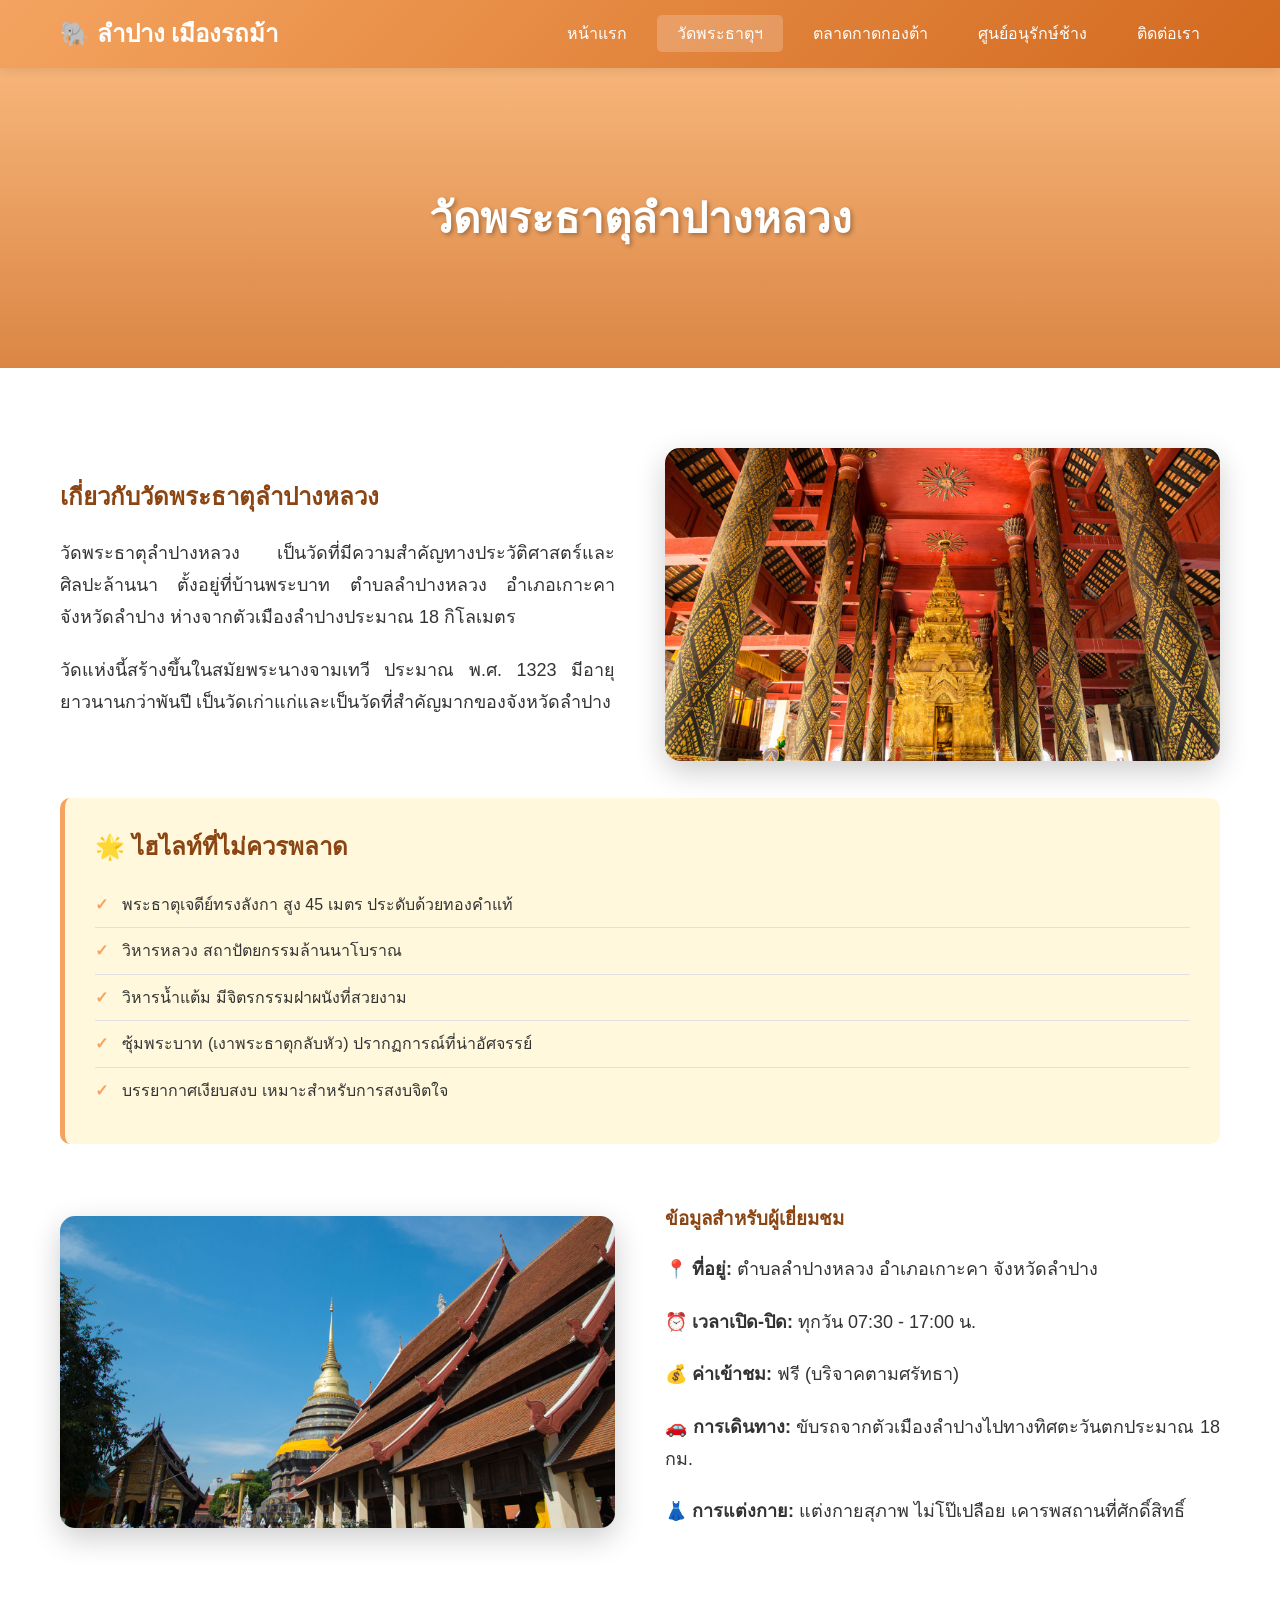
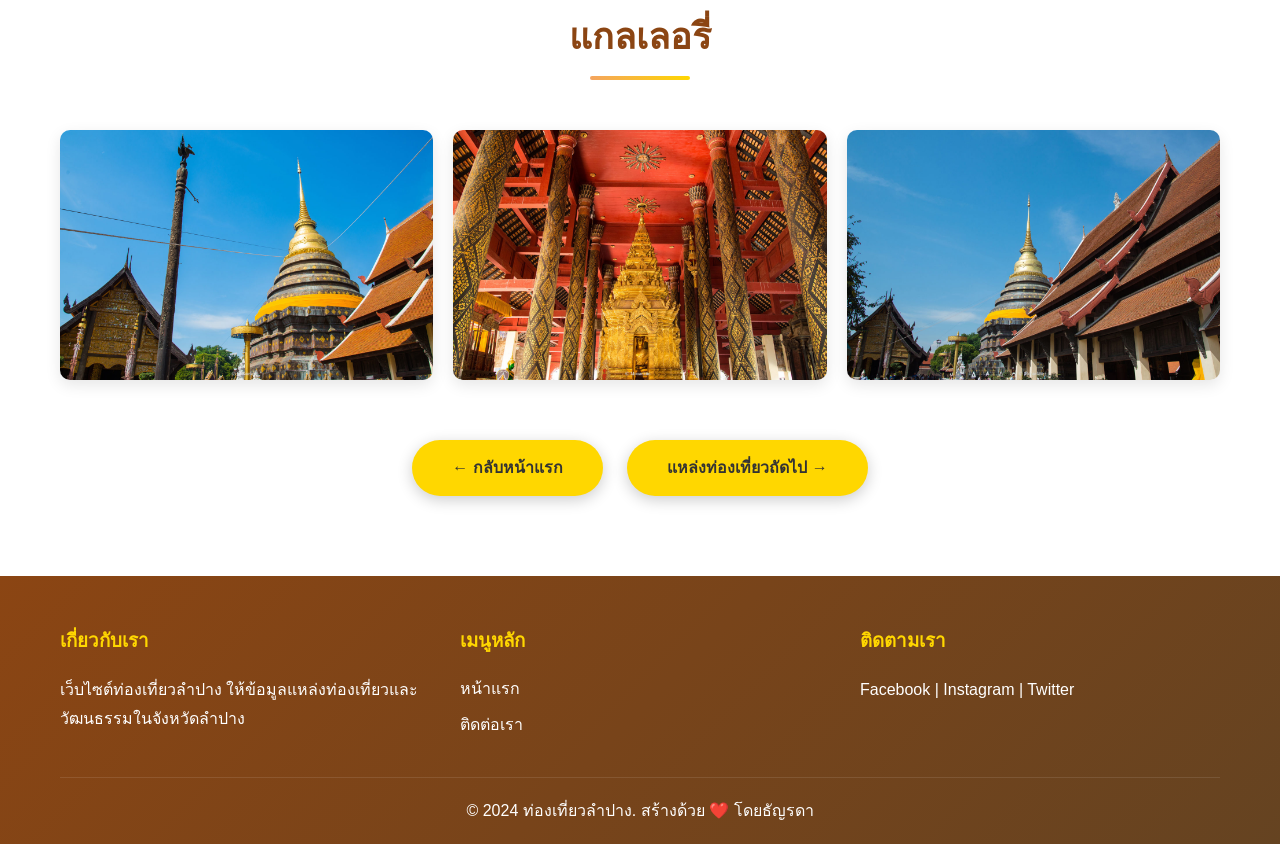
<file: wat-phra-that.html>
<!DOCTYPE html>
<html lang="th">
<head>
    <meta charset="UTF-8">
    <meta name="viewport" content="width=device-width, initial-scale=1.0">
    <title>วัดพระธาตุลำปางหลวง - ท่องเที่ยวลำปาง</title>
    <link rel="stylesheet" href="styles.css">
</head>
<body>
    <header>
        <div class="container">
            <div class="logo">
                <h1>🐘 ลำปาง เมืองรถม้า</h1>
            </div>
            <nav>
                <ul>
                    <li><a href="index.html">หน้าแรก</a></li>
                    <li><a href="wat-phra-that.html" class="active">วัดพระธาตุฯ </a></li>
                    <li><a href="kad-kong-ta.html">ตลาดกาดกองต้า</a></li>
                    <li><a href="elephant-center.html">ศูนย์อนุรักษ์ช้าง</a></li>
                    <li><a href="contact.html">ติดต่อเรา</a></li>
                </ul>
            </nav>
        </div>
    </header>

    <section class="detail-hero" style="background-image: linear-gradient(rgba(244, 164, 96, 0.8), rgba(210, 105, 30, 0.8)), url('https://images.unsplash.com/photo-1551882547-ff40c63fe5fa?w=1600&h=400&fit=crop');">
        <h2>วัดพระธาตุลำปางหลวง</h2>
    </section>

    <section class="detail-content">
        <div class="container">
            <div class="content-wrapper">
                <div class="content-text">
                    <h2 style="color: #8B4513; margin-bottom: 20px;">เกี่ยวกับวัดพระธาตุลำปางหลวง</h2>
                    <p>วัดพระธาตุลำปางหลวง เป็นวัดที่มีความสำคัญทางประวัติศาสตร์และศิลปะล้านนา ตั้งอยู่ที่บ้านพระบาท ตำบลลำปางหลวง อำเภอเกาะคา จังหวัดลำปาง ห่างจากตัวเมืองลำปางประมาณ 18 กิโลเมตร</p>
                    <p>วัดแห่งนี้สร้างขึ้นในสมัยพระนางจามเทวี ประมาณ พ.ศ. 1323 มีอายุยาวนานกว่าพันปี เป็นวัดเก่าแก่และเป็นวัดที่สำคัญมากของจังหวัดลำปาง</p>
                </div>
                <div class="content-image">
                    <img src="images/Watphrathatlampangluang2.jpg" alt="วัดพระธาตุลำปางหลวง">
                </div>
            </div>

            <div class="info-box">
                <h3>🌟 ไฮไลท์ที่ไม่ควรพลาด</h3>
                <ul>
                    <li>พระธาตุเจดีย์ทรงลังกา สูง 45 เมตร ประดับด้วยทองคำแท้</li>
                    <li>วิหารหลวง สถาปัตยกรรมล้านนาโบราณ</li>
                    <li>วิหารน้ำแต้ม มีจิตรกรรมฝาผนังที่สวยงาม</li>
                    <li>ซุ้มพระบาท (เงาพระธาตุกลับหัว) ปรากฏการณ์ที่น่าอัศจรรย์</li>
                    <li>บรรยากาศเงียบสงบ เหมาะสำหรับการสงบจิตใจ</li>
                </ul>
            </div>

            <div class="content-wrapper" style="margin-top: 60px;">
                <div class="content-image">
                    <img src="images/Watphrathatlampangluang3.jpg" alt="พระธาตุเจดีย์">
                </div>
                <div class="content-text">
                    <h3 style="color: #8B4513; margin-bottom: 20px;">ข้อมูลสำหรับผู้เยี่ยมชม</h3>
                    <p><strong>📍 ที่อยู่:</strong> ตำบลลำปางหลวง อำเภอเกาะคา จังหวัดลำปาง</p>
                    <p><strong>⏰ เวลาเปิด-ปิด:</strong> ทุกวัน 07:30 - 17:00 น.</p>
                    <p><strong>💰 ค่าเข้าชม:</strong> ฟรี (บริจาคตามศรัทธา)</p>
                    <p><strong>🚗 การเดินทาง:</strong> ขับรถจากตัวเมืองลำปางไปทางทิศตะวันตกประมาณ 18 กม.</p>
                    <p><strong>👗 การแต่งกาย:</strong> แต่งกายสุภาพ ไม่โป๊เปลือย เคารพสถานที่ศักดิ์สิทธิ์</p>
                </div>
            </div>

            <div style="margin-top: 60px;">
                <h2 class="section-title">แกลเลอรี่</h2>
                <div class="gallery">
                    <img src="images/Watphrathatlampangluang.jpg" alt="วัดพระธาตุ 1">
                    <img src="images/Watphrathatlampangluang2.jpg" alt="วัดพระธาตุ 2">
                    <img src="images/Watphrathatlampangluang3.jpg" alt="วัดพระธาตุ 3">
                </div>
            </div>

            <div style="margin-top: 60px; text-align: center;">
                <a href="index.html" class="btn" style="margin-right: 20px;">← กลับหน้าแรก</a>
                <a href="kad-kong-ta.html" class="btn">แหล่งท่องเที่ยวถัดไป →</a>
            </div>
        </div>
    </section>

    <footer>
        <div class="container">
            <div class="footer-content">
                <div class="footer-section">
                    <h3>เกี่ยวกับเรา</h3>
                    <p>เว็บไซต์ท่องเที่ยวลำปาง ให้ข้อมูลแหล่งท่องเที่ยวและวัฒนธรรมในจังหวัดลำปาง</p>
                </div>
                <div class="footer-section">
                    <h3>เมนูหลัก</h3>
                    <ul>
                        <li><a href="index.html">หน้าแรก</a></li>
                        <li><a href="contact.html">ติดต่อเรา</a></li>
                    </ul>
                </div>
                <div class="footer-section">
                    <h3>ติดตามเรา</h3>
                    <p>Facebook | Instagram | Twitter</p>
                </div>
            </div>
            <div class="footer-bottom">
                <p>&copy; 2024 ท่องเที่ยวลำปาง. สร้างด้วย ❤️ โดยธัญรดา</p>
            </div>
        </div>
    </footer>
</body>
</html>
</file>
<file: styles.css>
/* ========== ตั้งค่าพื้นฐาน ========== */
* {
    margin: 0;
    padding: 0;
    box-sizing: border-box;
}

body {
    font-family: 'Segoe UI', Tahoma, Geneva, Verdana, sans-serif;
    line-height: 1.6;
    color: #333;
    background-color: #FFF8DC;
}

.container {
    max-width: 1200px;
    margin: 0 auto;
    padding: 0 20px;
}

/* ========== Header และ Navigation ========== */
header {
    background: linear-gradient(135deg, #F4A460 0%, #D2691E 100%);
    box-shadow: 0 2px 10px rgba(0,0,0,0.1);
    position: sticky;
    top: 0;
    z-index: 1000;
}

header .container {
    display: flex;
    justify-content: space-between;
    align-items: center;
    padding: 15px 20px;
}

.logo h1 {
    color: white;
    font-size: 24px;
    font-weight: bold;
}

nav ul {
    display: flex;
    list-style: none;
    gap: 10px;
}

nav ul li a {
    color: white;
    text-decoration: none;
    padding: 10px 20px;
    border-radius: 5px;
    transition: all 0.3s ease;
    font-weight: 500;
}

nav ul li a:hover,
nav ul li a.active {
    background-color: rgba(255, 255, 255, 0.2);
    transform: translateY(-2px);
}

/* ========== Hero Section ========== */
.hero {
    background: linear-gradient(rgba(244, 164, 96, 0.8), rgba(210, 105, 30, 0.8)),
    url('images/lampang2.jpg') center/cover;
    height: 500px;
    display: flex;
    align-items: center;
    justify-content: center;
    text-align: center;
    color: white;
}

.hero-content h2 {
    font-size: 48px;
    margin-bottom: 20px;
    text-shadow: 2px 2px 4px rgba(0,0,0,0.3);
}

.hero-content p {
    font-size: 24px;
    margin-bottom: 30px;
    text-shadow: 1px 1px 2px rgba(0,0,0,0.3);
}

.btn {
    display: inline-block;
    padding: 15px 40px;
    background-color: #FFD700;
    color: #333;
    text-decoration: none;
    border-radius: 50px;
    font-weight: bold;
    transition: all 0.3s ease;
    box-shadow: 0 4px 15px rgba(0,0,0,0.2);
}

.btn:hover {
    background-color: #FFA500;
    transform: translateY(-3px);
    box-shadow: 0 6px 20px rgba(0,0,0,0.3);
}

/* ========== Section Title ========== */
.section-title {
    text-align: center;
    font-size: 36px;
    color: #8B4513;
    margin-bottom: 50px;
    position: relative;
    padding-bottom: 15px;
}

.section-title::after {
    content: '';
    position: absolute;
    bottom: 0;
    left: 50%;
    transform: translateX(-50%);
    width: 100px;
    height: 4px;
    background: linear-gradient(90deg, #F4A460, #FFD700);
    border-radius: 2px;
}

/* ========== About Section ========== */
.about {
    padding: 80px 0;
    background-color: white;
}

.content-wrapper {
    display: flex;
    align-items: center;
    gap: 50px;
}

.content-text {
    flex: 1;
}

.content-text p {
    font-size: 18px;
    margin-bottom: 20px;
    text-align: justify;
    line-height: 1.8;
}

.content-image {
    flex: 1;
}

.content-image img {
    width: 100%;
    border-radius: 15px;
    box-shadow: 0 10px 30px rgba(0,0,0,0.2);
    transition: transform 0.3s ease;
}

.content-image img:hover {
    transform: scale(1.05);
}

/* ========== Attractions Section ========== */
.attractions {
    padding: 80px 0;
}

.attraction-item {
    display: flex;
    align-items: center;
    gap: 50px;
    margin-bottom: 60px;
    background-color: white;
    padding: 40px;
    border-radius: 15px;
    box-shadow: 0 5px 20px rgba(0,0,0,0.1);
    transition: transform 0.3s ease;
}

.attraction-item:hover {
    transform: translateY(-5px);
    box-shadow: 0 10px 30px rgba(0,0,0,0.15);
}

.attraction-item.reverse {
    flex-direction: row-reverse;
}

.attraction-image {
    flex: 1;
}

.attraction-image img {
    width: 100%;
    border-radius: 10px;
    box-shadow: 0 5px 15px rgba(0,0,0,0.1);
}

.attraction-content {
    flex: 1;
}

.attraction-content h3 {
    font-size: 28px;
    color: #8B4513;
    margin-bottom: 20px;
}

.attraction-content p {
    font-size: 16px;
    line-height: 1.8;
    margin-bottom: 20px;
    text-align: justify;
}

.btn-link {
    display: inline-block;
    color: #F4A460;
    text-decoration: none;
    font-weight: bold;
    font-size: 18px;
    transition: all 0.3s ease;
}

.btn-link:hover {
    color: #D2691E;
    transform: translateX(5px);
}

/* ========== Detail Page Styles ========== */
.detail-hero {
    background: linear-gradient(rgba(244, 164, 96, 0.8), rgba(210, 105, 30, 0.8)),
    url('https://images.unsplash.com/photo-1551882547-ff40c63fe5fa?w=1600&h=400&fit=crop') center/cover;
    height: 300px;
    display: flex;
    align-items: center;
    justify-content: center;
    text-align: center;
    color: white;
}

.detail-hero h2 {
    font-size: 42px;
    text-shadow: 2px 2px 4px rgba(0,0,0,0.3);
}

.detail-content {
    padding: 80px 0;
    background-color: white;
}

.info-box {
    background-color: #FFF8DC;
    padding: 30px;
    border-radius: 10px;
    border-left: 5px solid #F4A460;
    margin: 30px 0;
}

.info-box h3 {
    color: #8B4513;
    margin-bottom: 15px;
    font-size: 24px;
}

.info-box ul {
    list-style: none;
    padding-left: 0;
}

.info-box ul li {
    padding: 10px 0;
    border-bottom: 1px solid #e0e0e0;
    font-size: 16px;
}

.info-box ul li:last-child {
    border-bottom: none;
}

.info-box ul li::before {
    content: "✓ ";
    color: #F4A460;
    font-weight: bold;
    margin-right: 10px;
}

.gallery {
    display: grid;
    grid-template-columns: repeat(auto-fit, minmax(300px, 1fr));
    gap: 20px;
    margin-top: 40px;
}

.gallery img {
    width: 100%;
    height: 250px;
    object-fit: cover;
    border-radius: 10px;
    box-shadow: 0 5px 15px rgba(0,0,0,0.1);
    transition: transform 0.3s ease;
}

.gallery img:hover {
    transform: scale(1.05);
}

/* ========== Contact Form ========== */
.contact-section {
    padding: 80px 0;
}

.contact-container {
    display: flex;
    gap: 50px;
}

.contact-info {
    flex: 1;
    background-color: white;
    padding: 40px;
    border-radius: 15px;
    box-shadow: 0 5px 20px rgba(0,0,0,0.1);
}

.contact-info h3 {
    color: #8B4513;
    margin-bottom: 20px;
    font-size: 24px;
}

.contact-info p {
    margin-bottom: 15px;
    font-size: 16px;
    line-height: 1.8;
}

.contact-form {
    flex: 1;
    background-color: white;
    padding: 40px;
    border-radius: 15px;
    box-shadow: 0 5px 20px rgba(0,0,0,0.1);
}

.form-group {
    margin-bottom: 25px;
}

.form-group label {
    display: block;
    margin-bottom: 8px;
    color: #8B4513;
    font-weight: bold;
}

.form-group input,
.form-group textarea {
    width: 100%;
    padding: 12px;
    border: 2px solid #e0e0e0;
    border-radius: 5px;
    font-size: 16px;
    transition: border-color 0.3s ease;
}

.form-group input:focus,
.form-group textarea:focus {
    outline: none;
    border-color: #F4A460;
}

.form-group textarea {
    resize: vertical;
    min-height: 150px;
}

.submit-btn {
    width: 100%;
    padding: 15px;
    background: linear-gradient(135deg, #F4A460 0%, #D2691E 100%);
    color: white;
    border: none;
    border-radius: 5px;
    font-size: 18px;
    font-weight: bold;
    cursor: pointer;
    transition: all 0.3s ease;
}

.submit-btn:hover {
    transform: translateY(-2px);
    box-shadow: 0 5px 15px rgba(0,0,0,0.2);
}

/* ========== Footer ========== */
footer {
    background: linear-gradient(135deg, #8B4513 0%, #654321 100%);
    color: white;
    padding: 50px 0 20px;
}

.footer-content {
    display: grid;
    grid-template-columns: repeat(auto-fit, minmax(250px, 1fr));
    gap: 40px;
    margin-bottom: 30px;
}

.footer-section h3 {
    margin-bottom: 20px;
    color: #FFD700;
}

.footer-section p {
    line-height: 1.8;
}

.footer-section ul {
    list-style: none;
}

.footer-section ul li {
    margin-bottom: 10px;
}

.footer-section ul li a {
    color: white;
    text-decoration: none;
    transition: color 0.3s ease;
}

.footer-section ul li a:hover {
    color: #FFD700;
}

.footer-bottom {
    text-align: center;
    padding-top: 20px;
    border-top: 1px solid rgba(255, 255, 255, 0.1);
}

/* ========== Responsive Design ========== */
@media (max-width: 768px) {
    header .container {
        flex-direction: column;
        gap: 15px;
    }
    nav ul {
        flex-wrap: wrap;
        justify-content: center;
    }
    .hero-content h2 {
        font-size: 32px;
    }
    .hero-content p {
        font-size: 18px;
    }
    .content-wrapper,
    .attraction-item,
    .attraction-item.reverse,
    .contact-container {
        flex-direction: column;
    }
    .section-title {
        font-size: 28px;
    }
    .gallery {
        grid-template-columns: 1fr;
    }
}
</file>
